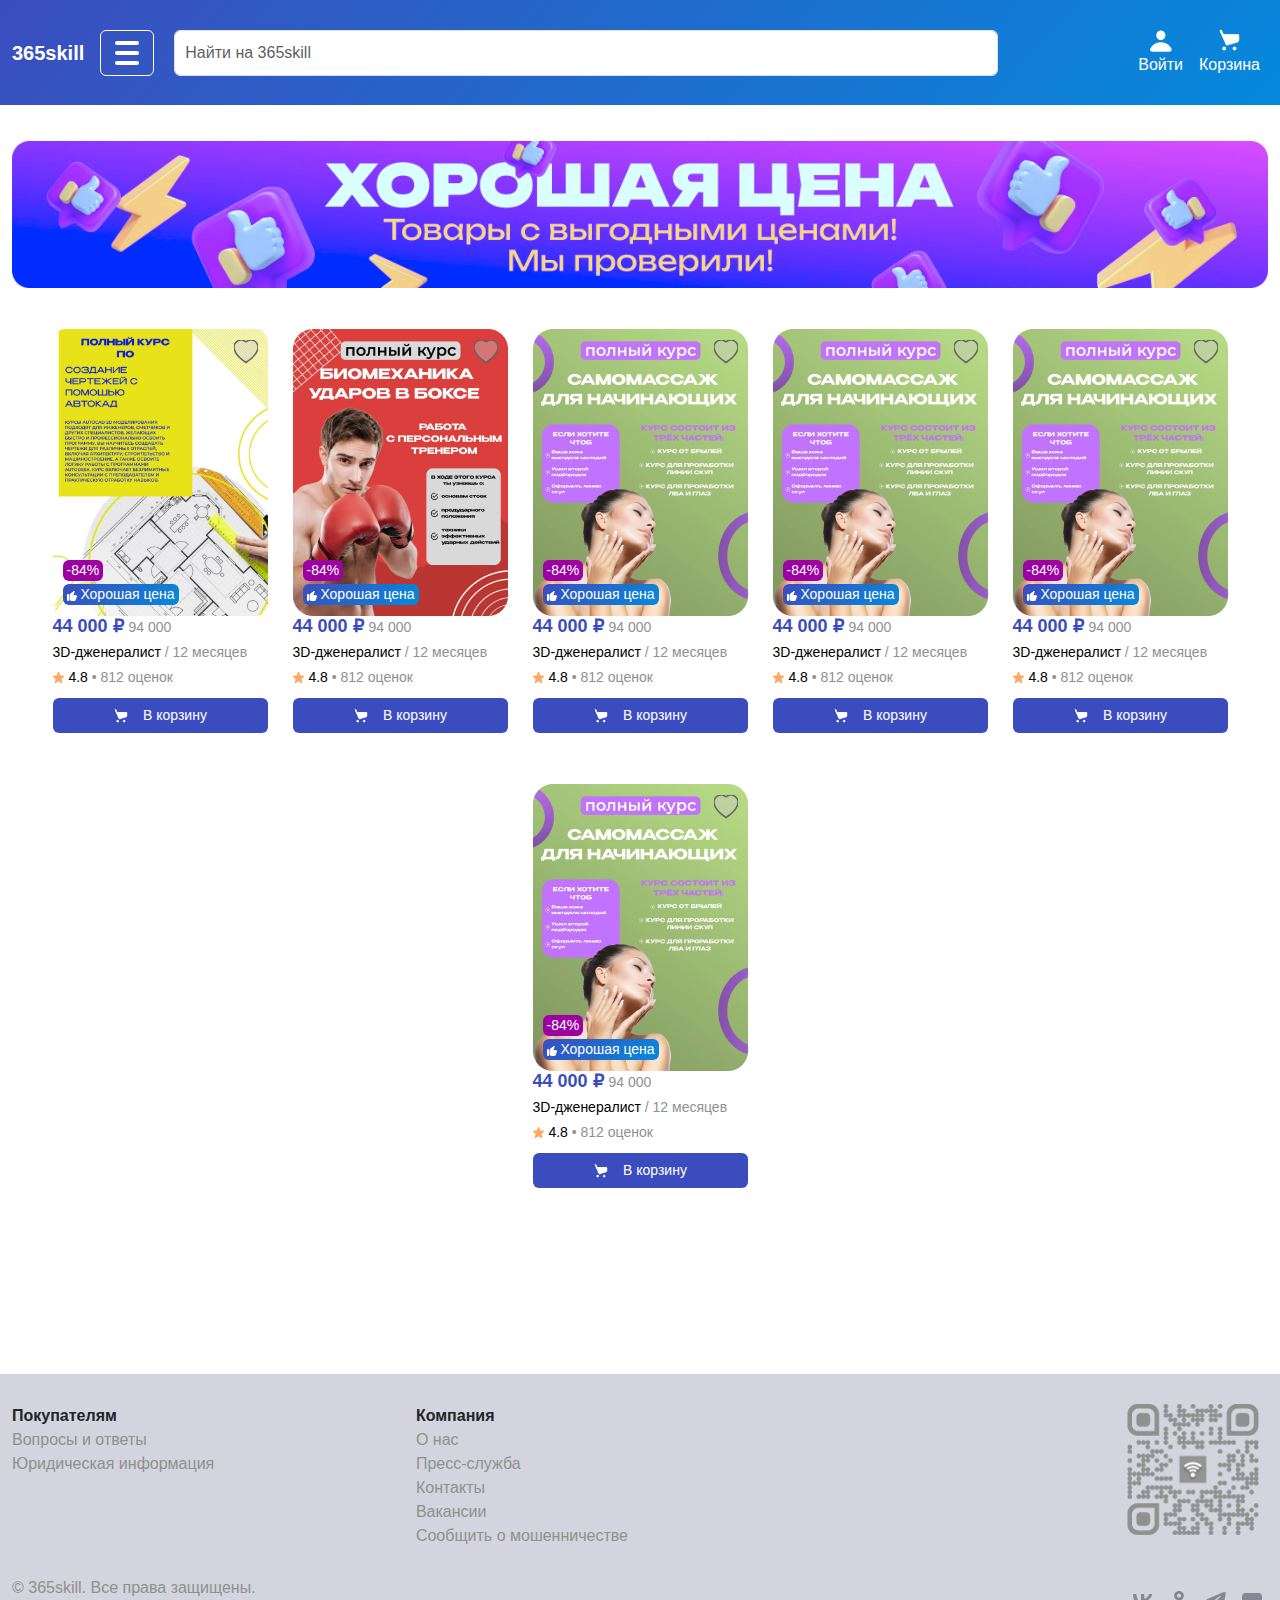
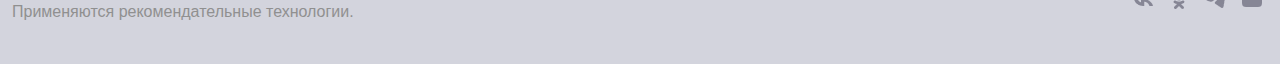
<file: index.html>
<!DOCTYPE html>
<html lang="en">

<head>
    <meta charset="UTF-8" />
    <meta name="viewport" content="width=device-width, initial-scale=1.0" />
    <!-- bootstrap cdn -->
    <link rel="stylesheet" href="	https://cdn.jsdelivr.net/npm/bootstrap@5.2.3/dist/css/bootstrap.min.css" />
    <!-- css file -->
    <link rel="stylesheet" href="../css/main.css" />
    <title>Продажа курсов</title>
</head>

<body>
    <header>
        <nav class="navbar navbar-expand-lg">
            <div class="container">
                <a class="navbar-brand" href="#">365skill</a>
                <div class="burger_menu">
                    <button class="burger" onclick="toggleSidebar()">
                        <span></span>
                    </button>
                </div>
                <!-- <button class="navbar-toggler" type="button" data-bs-toggle="collapse" data-bs-target="#navbarSupportedContent" aria-controls="navbarSupportedContent" aria-expanded="false" aria-label="Toggle navigation">
          <span>Войти</span>
        </button> -->
                <div class="collapse navbar-collapse" id="navbarSupportedContent">
                    <form class="d-flex" role="search">
                        <input class="search form-control me-2" type="search" placeholder="Найти на 365skill"
                            aria-label="Search" />
                    </form>
                    <ul class="navbar-nav ms-auto mb-2 mb-lg-0">
                        <li class="nav-item">
                            <a class="nav-link" href="#">
                                <img src="img/icon/user.png" alt="user" />
                                <p>Войти</p>
                            </a>
                        </li>
                        <li class="nav-item">
                            <a class="nav-link" href="#">
                                <img src="img/icon/cart.png" alt="cart" />
                                <p>Корзина</p>
                            </a>
                        </li>
                    </ul>
                </div>
            </div>
        </nav>
    </header>
    <!-- sidebar -->
    <div id="sidebar" class="sidebar">
        <div class="px-3">
            <a href="#" onclick="openNestedSidebar('nested-sidebar1')">
                <img src="img/icon/Icon1.png" />
                <span>Курсы и обучение</span>
                <svg xmlns="http://www.w3.org/2000/svg" width="16" height="16" fill="currentColor"
                    class="bi bi-chevron-right" viewBox="0 0 16 16">
                    <path fill-rule="evenodd"
                        d="M4.646 1.646a.5.5 0 0 1 .708 0l6 6a.5.5 0 0 1 0 .708l-6 6a.5.5 0 0 1-.708-.708L10.293 8 4.646 2.354a.5.5 0 0 1 0-.708" />
                </svg>
            </a>
            <a href="#" onclick="openNestedSidebar('nested-sidebar2')">
                <img src="img/icon/Icon2.png" />
                <span>Популярные школы</span>
                <svg xmlns="http://www.w3.org/2000/svg" width="16" height="16" fill="currentColor"
                    class="bi bi-chevron-right" viewBox="0 0 16 16">
                    <path fill-rule="evenodd"
                        d="M4.646 1.646a.5.5 0 0 1 .708 0l6 6a.5.5 0 0 1 0 .708l-6 6a.5.5 0 0 1-.708-.708L10.293 8 4.646 2.354a.5.5 0 0 1 0-.708" />
                </svg>
            </a>
            <a href="#" onclick="openNestedSidebar('nested-sidebar3')">
                <img src="img/icon/Icon3.png" />
                <span>Материалы от партнеров</span>
                <svg xmlns="http://www.w3.org/2000/svg" width="16" height="16" fill="currentColor"
                    class="bi bi-chevron-right" viewBox="0 0 16 16">
                    <path fill-rule="evenodd"
                        d="M4.646 1.646a.5.5 0 0 1 .708 0l6 6a.5.5 0 0 1 0 .708l-6 6a.5.5 0 0 1-.708-.708L10.293 8 4.646 2.354a.5.5 0 0 1 0-.708" />
                </svg>
            </a>
            <a href="#" onclick="openNestedSidebar('nested-sidebar4')">
                <img src="img/icon/Icon3.png" />
                <span>Известные авторы</span>
                <svg xmlns="http://www.w3.org/2000/svg" width="16" height="16" fill="currentColor"
                    class="bi bi-chevron-right" viewBox="0 0 16 16">
                    <path fill-rule="evenodd"
                        d="M4.646 1.646a.5.5 0 0 1 .708 0l6 6a.5.5 0 0 1 0 .708l-6 6a.5.5 0 0 1-.708-.708L10.293 8 4.646 2.354a.5.5 0 0 1 0-.708" />
                </svg>
            </a>
        </div>
    </div>

    <!-- Nested Sidebars -->
    <div id="nested-sidebar1" class="nested-sidebar">
        <div id="nested-content1" class="px-3">
            <h3>Курсы и обучение</h3>
            <a href="#" onclick="replaceNestedContent('nested-content1', 'newContent1')">SMM - продвижение в соц.
                сетях</a>
            <a href="#" onclick="replaceNestedContent('nested-content1', 'newContent2')">Программирование</a>
            <a href="#" onclick="replaceNestedContent('nested-content1', 'newContent3')">Создание сайтов</a>
        </div>
    </div>

    <div id="nested-sidebar2" class="nested-sidebar">
        <div class="px-3">
            <h3>Популярные школы</h3>
            <a href="#">Sub-section 2.2</a>
            <a href="#">Sub-section 2.1</a>
            <a href="#">Sub-section 2.3</a>
        </div>
    </div>
    <div id="nested-sidebar3" class="nested-sidebar">
        <div class="px-3">
            <h3>Материалы от партнеров</h3>
            <a href="#">Sub-section 3.1</a>
            <a href="#">Sub-section 3.2</a>
            <a href="#">Sub-section 3.3</a>
        </div>
    </div>
    <div id="nested-sidebar4" class="nested-sidebar">
        <div class="px-3">
            <h3>Известные авторы</h3>
            <a href="#">Sub-section 4.1</a>
            <a href="#">Sub-section 4.2</a>
            <a href="#">Sub-section 4.3</a>
        </div>
    </div>
    <!-- Hidden Content for Replacement -->
    <div class="new_content" id="newContent1" style="display: none;">
        <button class="btn next" onclick="navigateBack('nested-content1')">
            <svg xmlns="http://www.w3.org/2000/svg" width="16" height="16" fill="currentColor" class="bi bi-arrow-left"
                viewBox="0 0 16 16">
                <path fill-rule="evenodd"
                    d="M15 8a.5.5 0 0 0-.5-.5H2.707l3.147-3.146a.5.5 0 1 0-.708-.708l-4 4a.5.5 0 0 0 0 .708l4 4a.5.5 0 0 0 .708-.708L2.707 8.5H14.5A.5.5 0 0 0 15 8" />
            </svg>
            Курсы и обучение
        </button>
        <h3>SMM - продвижение в соц. сетях</h3>
        <a href="src/directory/instagram.html">Инстаграм</a>
        <a href="#">TikTok</a>
    </div>
    <div class="new_content" id="newContent2" style="display: none;">
        <button class="btn next" onclick="navigateBack('nested-content1')">
            <svg xmlns="http://www.w3.org/2000/svg" width="16" height="16" fill="currentColor" class="bi bi-arrow-left"
                viewBox="0 0 16 16">
                <path fill-rule="evenodd"
                    d="M15 8a.5.5 0 0 0-.5-.5H2.707l3.147-3.146a.5.5 0 1 0-.708-.708l-4 4a.5.5 0 0 0 0 .708l4 4a.5.5 0 0 0 .708-.708L2.707 8.5H14.5A.5.5 0 0 0 15 8" />
            </svg>
            Курсы и обучение
        </button>
        <h3>Программирование</h3>
        <p>This section provides detailed information about Программирование.</p>
    </div>
    <div class="new_content" id="newContent3" style="display: none;">
        <button class="btn next" onclick="navigateBack('nested-content1')">
            <svg xmlns="http://www.w3.org/2000/svg" width="16" height="16" fill="currentColor" class="bi bi-arrow-left"
                viewBox="0 0 16 16">
                <path fill-rule="evenodd"
                    d="M15 8a.5.5 0 0 0-.5-.5H2.707l3.147-3.146a.5.5 0 1 0-.708-.708l-4 4a.5.5 0 0 0 0 .708l4 4a.5.5 0 0 0 .708-.708L2.707 8.5H14.5A.5.5 0 0 0 15 8" />
            </svg>
            Курсы и обучение
        </button>
        <h3>Создание сайтов</h3>
        <p>This section provides detailed information about Создание сайтов.</p>
    </div>

    <main>
        <div class="container">
            <div class="banner"></div>
            <!-- product -->
            <div class="product">
                <!-- Card 1 -->
                <div class="card">
                    <a href="src/pages/product.html" class="card-link">
                        <button class="chosen">
                            <svg xmlns="http://www.w3.org/2000/svg" width="24" height="24" fill="currentColor"
                                class="bi bi-heart-fill" viewBox="0 0 16 16">
                                <path fill-rule="evenodd"
                                    d="M8 1.314C12.438-3.248 23.534 4.735 8 15-7.534 4.736 3.562-3.248 8 1.314" />
                            </svg>
                        </button>
                        <div class="discount">
                            <span class="col_1">-84%</span>
                            <span class="col_2">
                                <img src="img/icon/like.png" alt="like" />
                                Хорошая цена
                            </span>
                        </div>
                        <img class="card-img-top" src="img/product1.png" alt="product" />
                        <div class="card_top">
                            <h3 class="card_price">44 000 ₽ <span>94 000</span></h3>
                            <p class="card_text my-1">
                                3D-дженералист <span>/ 12 месяцев</span>
                            </p>
                            <p class="card_text">
                                <img src="img/icon/star.png" alt="star" />
                                4.8
                                <span>• 812 оценок</span>
                            </p>
                        </div>
                    </a>
                    <div class="card_bottom">
                        <button class="btn add-to-basket">
                            <img src="img/icon/cart.png" />
                            В корзину
                        </button>
                    </div>
                </div>

                <!-- Card 2 -->
                <div class="card" data-product-id="2">
                    <a href="src/pages/product.html" class="card-link">
                        <button class="chosen">
                            <svg xmlns="http://www.w3.org/2000/svg" width="24" height="24" fill="currentColor"
                                class="bi bi-heart-fill" viewBox="0 0 16 16">
                                <path fill-rule="evenodd"
                                    d="M8 1.314C12.438-3.248 23.534 4.735 8 15-7.534 4.736 3.562-3.248 8 1.314" />
                            </svg>
                        </button>
                        <div class="discount">
                            <span class="col_1">-84%</span>
                            <span class="col_2">
                                <img src="img/icon/like.png" alt="like" />
                                Хорошая цена
                            </span>
                        </div>
                        <img class="card-img-top" src="img/product2.png" alt="product" />
                        <div class="card_top">
                            <h3 class="card_price">44 000 ₽ <span>94 000</span></h3>
                            <p class="card_text my-1">
                                3D-дженералист <span>/ 12 месяцев</span>
                            </p>
                            <p class="card_text">
                                <img src="img/icon/star.png" alt="star" />
                                4.8
                                <span>• 812 оценок</span>
                            </p>
                        </div>
                        <div class="card_bottom">
                            <button class="btn add-to-basket">
                                <img src="img/icon/cart.png" />
                                В корзину
                            </button>
                        </div>
                    </a>
                </div>

                <!-- Card 3 -->
                <div class="card" data-product-id="3">
                    <a href="src/pages/product.html" class="card-link">
                        <button class="chosen">
                            <svg xmlns="http://www.w3.org/2000/svg" width="24" height="24" fill="currentColor"
                                class="bi bi-heart-fill" viewBox="0 0 16 16">
                                <path fill-rule="evenodd"
                                    d="M8 1.314C12.438-3.248 23.534 4.735 8 15-7.534 4.736 3.562-3.248 8 1.314" />
                            </svg>
                        </button>
                        <div class="discount">
                            <span class="col_1">-84%</span>
                            <span class="col_2">
                                <img src="img/icon/like.png" alt="like" />
                                Хорошая цена
                            </span>
                        </div>
                        <img class="card-img-top" src="img/product3.png" alt="product" />
                        <div class="card_top">
                            <h3 class="card_price">44 000 ₽ <span>94 000</span></h3>
                            <p class="card_text my-1">
                                3D-дженералист <span>/ 12 месяцев</span>
                            </p>
                            <p class="card_text">
                                <img src="img/icon/star.png" alt="star" />
                                4.8
                                <span>• 812 оценок</span>
                            </p>
                        </div>
                        <div class="card_bottom">
                            <button class="btn add-to-basket">
                                <img src="img/icon/cart.png" />
                                В корзину
                            </button>
                        </div>
                    </a>
                </div>
                <!-- Card 4 -->
                <div class="card" data-product-id="4">
                    <a href="src/pages/product.html" class="card-link">
                        <button class="chosen">
                            <svg xmlns="http://www.w3.org/2000/svg" width="24" height="24" fill="currentColor"
                                class="bi bi-heart-fill" viewBox="0 0 16 16">
                                <path fill-rule="evenodd"
                                    d="M8 1.314C12.438-3.248 23.534 4.735 8 15-7.534 4.736 3.562-3.248 8 1.314" />
                            </svg>
                        </button>
                        <div class="discount">
                            <span class="col_1">-84%</span>
                            <span class="col_2">
                                <img src="img/icon/like.png" alt="like" />
                                Хорошая цена
                            </span>
                        </div>
                        <img class="card-img-top" src="img/product3.png" alt="product" />
                        <div class="card_top">
                            <h3 class="card_price">44 000 ₽ <span>94 000</span></h3>
                            <p class="card_text my-1">
                                3D-дженералист <span>/ 12 месяцев</span>
                            </p>
                            <p class="card_text">
                                <img src="img/icon/star.png" alt="star" />
                                4.8
                                <span>• 812 оценок</span>
                            </p>
                        </div>
                        <div class="card_bottom">
                            <button class="btn add-to-basket">
                                <img src="img/icon/cart.png" />
                                В корзину
                            </button>
                        </div>
                    </a>
                </div>
                <!-- Card 5 -->
                <div class="card" data-product-id="5">
                    <a href="src/pages/product.html" class="card-link">
                        <button class="chosen">
                            <svg xmlns="http://www.w3.org/2000/svg" width="24" height="24" fill="currentColor"
                                class="bi bi-heart-fill" viewBox="0 0 16 16">
                                <path fill-rule="evenodd"
                                    d="M8 1.314C12.438-3.248 23.534 4.735 8 15-7.534 4.736 3.562-3.248 8 1.314" />
                            </svg>
                        </button>
                        <div class="discount">
                            <span class="col_1">-84%</span>
                            <span class="col_2">
                                <img src="img/icon/like.png" alt="like" />
                                Хорошая цена
                            </span>
                        </div>
                        <img class="card-img-top" src="img/product3.png" alt="product" />
                        <div class="card_top">
                            <h3 class="card_price">44 000 ₽ <span>94 000</span></h3>
                            <p class="card_text my-1">
                                3D-дженералист <span>/ 12 месяцев</span>
                            </p>
                            <p class="card_text">
                                <img src="img/icon/star.png" alt="star" />
                                4.8
                                <span>• 812 оценок</span>
                            </p>
                        </div>
                        <div class="card_bottom">
                            <button class="btn add-to-basket">
                                <img src="img/icon/cart.png" />
                                В корзину
                            </button>
                        </div>
                    </a>
                </div>
                <!-- Card 6 -->
                <div class="card" data-product-id="6">
                    <a href="src/pages/product.html" class="card-link">
                        <button class="chosen">
                            <svg xmlns="http://www.w3.org/2000/svg" width="24" height="24" fill="currentColor"
                                class="bi bi-heart-fill" viewBox="0 0 16 16">
                                <path fill-rule="evenodd"
                                    d="M8 1.314C12.438-3.248 23.534 4.735 8 15-7.534 4.736 3.562-3.248 8 1.314" />
                            </svg>
                        </button>
                        <div class="discount">
                            <span class="col_1">-84%</span>
                            <span class="col_2">
                                <img src="img/icon/like.png" alt="like" />
                                Хорошая цена
                            </span>
                        </div>
                        <img class="card-img-top" src="img/product3.png" alt="product" />
                        <div class="card_top">
                            <h3 class="card_price">44 000 ₽ <span>94 000</span></h3>
                            <p class="card_text my-1">
                                3D-дженералист <span>/ 12 месяцев</span>
                            </p>
                            <p class="card_text">
                                <img src="img/icon/star.png" alt="star" />
                                4.8
                                <span>• 812 оценок</span>
                            </p>
                        </div>
                        <div class="card_bottom">
                            <button class="btn add-to-basket">
                                <img src="img/icon/cart.png" />
                                В корзину
                            </button>
                        </div>
                    </a>
                </div>
            </div>
    </main>
    <footer>
        <div class="container">
            <div class="row">
                <div class="col-lg-6 d-flex">
                    <div>
                        <p class="f-title">Покупателям</p>
                        <ul class="navbar-nav">
                            <li class="nav-item">
                                <a class="f-link" href="#">Вопросы и ответы</a>
                            </li>
                            <li class="nav-item">
                                <a class="f-link" href="#">Юридическая информация</a>
                            </li>
                        </ul>
                        <div class="police">
                            <p>© 365skill. Все права защищены.</p>
                            <p>Применяются рекомендательные технологии.</p>
                        </div>
                    </div>
                    <div class="ms-auto">
                        <p class="f-title">Компания</p>
                        <ul class="navbar-nav">
                            <li class="nav-item"><a class="f-link" href="#">О нас</a></li>
                            <li class="nav-item">
                                <a class="f-link" href="#">Пресс-служба</a>
                            </li>
                            <li class="nav-item">
                                <a class="f-link" href="src/pages/contact.html">Контакты</a>
                            </li>
                            <li class="nav-item">
                                <a class="f-link" href="#">Вакансии</a>
                            </li>
                            <li class="nav-item">
                                <a class="f-link" href="#">Сообщить о мошенничестве</a>
                            </li>
                        </ul>
                    </div>
                </div>
                <div class="col-lg-6">
                    <div class="float-end">
                        <div class="qr"></div>
                        <div class="f-social-net mt-5">
                            <a href="#"><img src="img/icon/vk.png" alt="vk" /></a>
                            <a href="#"><img src="img/icon/ok.png" alt="ok" /></a>
                            <a href="#"><img src="img/icon/tg.png" alt="tg" /></a>
                            <a href="#"><img src="img/icon/yb.png" alt="yb" /></a>
                        </div>
                    </div>
                </div>
            </div>
        </div>
    </footer>

    <!-- js -->
    <script src="js/main.js"></script>
    <!-- bootstrap cdn -->
    <script src="	https://cdn.jsdelivr.net/npm/bootstrap@5.2.3/dist/js/bootstrap.bundle.min.js"></script>
</body>

</html>
</file>
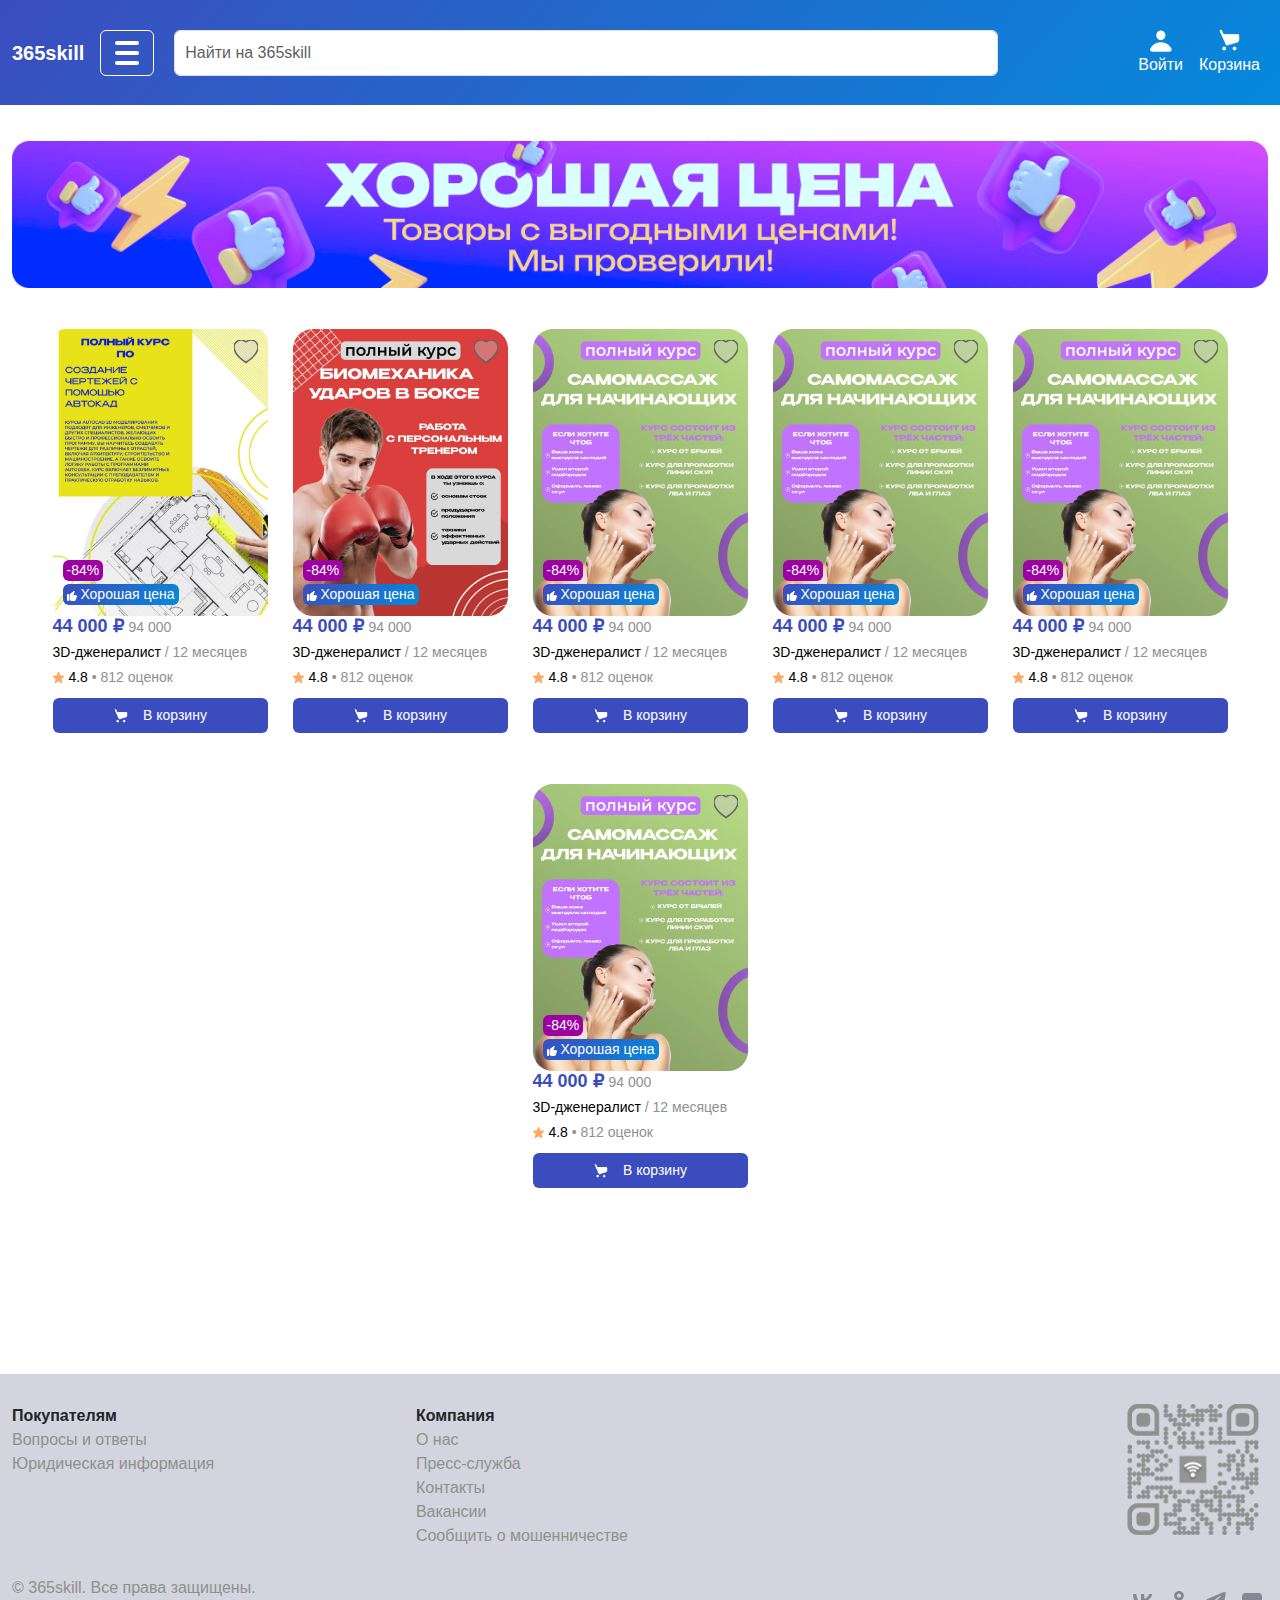
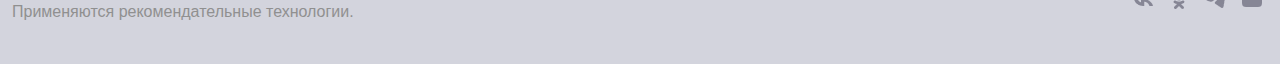
<file: src/index.html>
<!DOCTYPE html>
<html lang="en">
	<head>
		<meta charset="UTF-8" />
		<meta name="viewport" content="width=device-width, initial-scale=1.0" />
		<!-- bootstrap cdn -->
		<link
			rel="stylesheet"
			href="	https://cdn.jsdelivr.net/npm/bootstrap@5.2.3/dist/css/bootstrap.min.css"
		/>
		<!-- css file -->
		<link rel="stylesheet" href="../css/main.css" />
		<title>Продажа курсов</title>
	</head>
	<body>
		<header>
			<nav class="navbar navbar-expand-lg">
				<div class="container">
					<a class="navbar-brand" href="#">365skill</a>
					<div class="burger_menu">
						<button class="burger" onclick="toggleSidebar()">
							<span></span>
						</button>
					</div>
					<!-- <button class="navbar-toggler" type="button" data-bs-toggle="collapse" data-bs-target="#navbarSupportedContent" aria-controls="navbarSupportedContent" aria-expanded="false" aria-label="Toggle navigation">
          <span>Войти</span>
        </button> -->
					<div class="collapse navbar-collapse" id="navbarSupportedContent">
						<form class="d-flex" role="search">
							<input
								class="search form-control me-2"
								type="search"
								placeholder="Найти на 365skill"
								aria-label="Search"
							/>
						</form>
						<ul class="navbar-nav ms-auto mb-2 mb-lg-0">
							<li class="nav-item">
								<a class="nav-link" href="#">
									<img src="../img/icon/user.png" alt="user" />
									<p>Войти</p>
								</a>
							</li>
							<li class="nav-item">
								<a class="nav-link" href="#">
									<img src="../img/icon/cart.png" alt="cart" />
									<p>Корзина</p>
								</a>
							</li>
						</ul>
					</div>
				</div>
			</nav>
		</header>
		<!-- sidebar -->
  <div id="sidebar" class="sidebar">
        <div class="px-3">
            <a href="#" onclick="openNestedSidebar('nested-sidebar1')">
                <img src="../img/icon/Icon1.png" />
                <span>Курсы и обучение</span>
                <svg xmlns="http://www.w3.org/2000/svg" width="16" height="16" fill="currentColor" class="bi bi-chevron-right" viewBox="0 0 16 16">
                    <path fill-rule="evenodd" d="M4.646 1.646a.5.5 0 0 1 .708 0l6 6a.5.5 0 0 1 0 .708l-6 6a.5.5 0 0 1-.708-.708L10.293 8 4.646 2.354a.5.5 0 0 1 0-.708"/>
                </svg>
            </a>
            <a href="#" onclick="openNestedSidebar('nested-sidebar2')">
                <img src="../img/icon/Icon2.png" />
                <span>Популярные школы</span>
                <svg xmlns="http://www.w3.org/2000/svg" width="16" height="16" fill="currentColor" class="bi bi-chevron-right" viewBox="0 0 16 16">
                    <path fill-rule="evenodd" d="M4.646 1.646a.5.5 0 0 1 .708 0l6 6a.5.5 0 0 1 0 .708l-6 6a.5.5 0 0 1-.708-.708L10.293 8 4.646 2.354a.5.5 0 0 1 0-.708"/>
                </svg>
            </a>
            <a href="#" onclick="openNestedSidebar('nested-sidebar3')">
                <img src="../img/icon/Icon3.png" />
                <span>Материалы от партнеров</span>
                <svg xmlns="http://www.w3.org/2000/svg" width="16" height="16" fill="currentColor" class="bi bi-chevron-right" viewBox="0 0 16 16">
                    <path fill-rule="evenodd" d="M4.646 1.646a.5.5 0 0 1 .708 0l6 6a.5.5 0 0 1 0 .708l-6 6a.5.5 0 0 1-.708-.708L10.293 8 4.646 2.354a.5.5 0 0 1 0-.708"/>
                </svg>
            </a>
            <a href="#" onclick="openNestedSidebar('nested-sidebar4')">
                <img src="../img/icon/Icon3.png" />
                <span>Известные авторы</span>
                <svg xmlns="http://www.w3.org/2000/svg" width="16" height="16" fill="currentColor" class="bi bi-chevron-right" viewBox="0 0 16 16">
                    <path fill-rule="evenodd" d="M4.646 1.646a.5.5 0 0 1 .708 0l6 6a.5.5 0 0 1 0 .708l-6 6a.5.5 0 0 1-.708-.708L10.293 8 4.646 2.354a.5.5 0 0 1 0-.708"/>
                </svg>
            </a>
        </div>
    </div>

    <!-- Nested Sidebars -->
    <div id="nested-sidebar1" class="nested-sidebar">
        <div id="nested-content1" class="px-3">
            <h3>Курсы и обучение</h3>
            <a href="#" onclick="replaceNestedContent('nested-content1', 'newContent1')">SMM - продвижение в соц. сетях</a>
            <a href="#" onclick="replaceNestedContent('nested-content1', 'newContent2')">Программирование</a>
            <a href="#" onclick="replaceNestedContent('nested-content1', 'newContent3')">Создание сайтов</a>
        </div>
    </div>

    <div id="nested-sidebar2" class="nested-sidebar">
        <div class="px-3">
            <h3>Популярные школы</h3>
            <a href="#">Sub-section 2.2</a>
            <a href="#">Sub-section 2.1</a>
            <a href="#">Sub-section 2.3</a>
        </div>
    </div>
    <div id="nested-sidebar3" class="nested-sidebar">
        <div class="px-3">
            <h3>Материалы от партнеров</h3>
            <a href="#">Sub-section 3.1</a>
            <a href="#">Sub-section 3.2</a>
            <a href="#">Sub-section 3.3</a>
        </div>
    </div>
    <div id="nested-sidebar4" class="nested-sidebar">
        <div class="px-3">
            <h3>Известные авторы</h3>
            <a href="#">Sub-section 4.1</a>
            <a href="#">Sub-section 4.2</a>
            <a href="#">Sub-section 4.3</a>
        </div>
    </div>
    <!-- Hidden Content for Replacement -->
    <div class="new_content" id="newContent1" style="display: none;">
        <button class="btn next" onclick="navigateBack('nested-content1')">
            <svg xmlns="http://www.w3.org/2000/svg" width="16" height="16" fill="currentColor" class="bi bi-arrow-left" viewBox="0 0 16 16">
                <path fill-rule="evenodd" d="M15 8a.5.5 0 0 0-.5-.5H2.707l3.147-3.146a.5.5 0 1 0-.708-.708l-4 4a.5.5 0 0 0 0 .708l4 4a.5.5 0 0 0 .708-.708L2.707 8.5H14.5A.5.5 0 0 0 15 8"/>
            </svg>
            Курсы и обучение
        </button>
        <h3>SMM - продвижение в соц. сетях</h3>
        <a href="#">Инстаграм</a>
        <a href="#">TikTok</a>
    </div>
    <div class="new_content" id="newContent2" style="display: none;">
        <button class="btn next" onclick="navigateBack('nested-content1')">
            <svg xmlns="http://www.w3.org/2000/svg" width="16" height="16" fill="currentColor" class="bi bi-arrow-left" viewBox="0 0 16 16">
                <path fill-rule="evenodd" d="M15 8a.5.5 0 0 0-.5-.5H2.707l3.147-3.146a.5.5 0 1 0-.708-.708l-4 4a.5.5 0 0 0 0 .708l4 4a.5.5 0 0 0 .708-.708L2.707 8.5H14.5A.5.5 0 0 0 15 8"/>
            </svg>
            Курсы и обучение
        </button>
        <h3>Программирование</h3>
        <p>This section provides detailed information about Программирование.</p>
    </div>
    <div class="new_content" id="newContent3" style="display: none;">
        <button class="btn next" onclick="navigateBack('nested-content1')">
            <svg xmlns="http://www.w3.org/2000/svg" width="16" height="16" fill="currentColor" class="bi bi-arrow-left" viewBox="0 0 16 16">
                <path fill-rule="evenodd" d="M15 8a.5.5 0 0 0-.5-.5H2.707l3.147-3.146a.5.5 0 1 0-.708-.708l-4 4a.5.5 0 0 0 0 .708l4 4a.5.5 0 0 0 .708-.708L2.707 8.5H14.5A.5.5 0 0 0 15 8"/>
            </svg>
            Курсы и обучение
        </button>
        <h3>Создание сайтов</h3>
        <p>This section provides detailed information about Создание сайтов.</p>
    </div>

		<main>
			<div class="container">
				<div class="banner"></div>
				<!-- product -->
 <div class="product">
        <!-- Card 1 -->
        <div class="card">
            <a href="./pages/product.html" class="card-link">
                <button class="chosen">
                    <svg
                        xmlns="http://www.w3.org/2000/svg"
                        width="24"
                        height="24"
                        fill="currentColor"
                        class="bi bi-heart-fill"
                        viewBox="0 0 16 16"
                    >
                        <path
                            fill-rule="evenodd"
                            d="M8 1.314C12.438-3.248 23.534 4.735 8 15-7.534 4.736 3.562-3.248 8 1.314"
                        />
                    </svg>
                </button>
                <div class="discount">
                    <span class="col_1">-84%</span>
                    <span class="col_2">
                        <img src="../img/icon/like.png" alt="like" />
                        Хорошая цена
                    </span>
                </div>
                <img class="card-img-top" src="../img/product1.png" alt="product" />
                <div class="card_top">
                    <h3 class="card_price">44 000 ₽ <span>94 000</span></h3>
                    <p class="card_text my-1">
                        3D-дженералист <span>/ 12 месяцев</span>
                    </p>
                    <p class="card_text">
                        <img src="../img/icon/star.png" alt="star" />
                        4.8
                        <span>• 812 оценок</span>
                    </p>
                </div>
                <div class="card_bottom">
                    <span class="btn">
                        <img src="../img/icon/cart.png" />
                        В корзину
                    </span>
                </div>
            </a>
        </div>

        <!-- Card 2 -->
        <div class="card">
            <a href="./pages/product.html" class="card-link">
                <button class="chosen">
                    <svg
                        xmlns="http://www.w3.org/2000/svg"
                        width="24"
                        height="24"
                        fill="currentColor"
                        class="bi bi-heart-fill"
                        viewBox="0 0 16 16"
                    >
                        <path
                            fill-rule="evenodd"
                            d="M8 1.314C12.438-3.248 23.534 4.735 8 15-7.534 4.736 3.562-3.248 8 1.314"
                        />
                    </svg>
                </button>
                <div class="discount">
                    <span class="col_1">-84%</span>
                    <span class="col_2">
                        <img src="../img/icon/like.png" alt="like" />
                        Хорошая цена
                    </span>
                </div>
                <img class="card-img-top" src="../img/product2.png" alt="product" />
                <div class="card_top">
                    <h3 class="card_price">44 000 ₽ <span>94 000</span></h3>
                    <p class="card_text my-1">
                        3D-дженералист <span>/ 12 месяцев</span>
                    </p>
                    <p class="card_text">
                        <img src="../img/icon/star.png" alt="star" />
                        4.8
                        <span>• 812 оценок</span>
                    </p>
                </div>
                <div class="card_bottom">
                    <span class="btn">
                        <img src="../img/icon/cart.png" />
                        В корзину
                    </span>
                </div>
            </a>
        </div>

        <!-- Card 3 -->
        <div class="card">
            <a href="./pages/product.html" class="card-link">
                <button class="chosen">
                    <svg
                        xmlns="http://www.w3.org/2000/svg"
                        width="24"
                        height="24"
                        fill="currentColor"
                        class="bi bi-heart-fill"
                        viewBox="0 0 16 16"
                    >
                        <path
                            fill-rule="evenodd"
                            d="M8 1.314C12.438-3.248 23.534 4.735 8 15-7.534 4.736 3.562-3.248 8 1.314"
                        />
                    </svg>
                </button>
                <div class="discount">
                    <span class="col_1">-84%</span>
                    <span class="col_2">
                        <img src="../img/icon/like.png" alt="like" />
                        Хорошая цена
                    </span>
                </div>
                <img class="card-img-top" src="../img/product3.png" alt="product" />
                <div class="card_top">
                    <h3 class="card_price">44 000 ₽ <span>94 000</span></h3>
                    <p class="card_text my-1">
                        3D-дженералист <span>/ 12 месяцев</span>
                    </p>
                    <p class="card_text">
                        <img src="../img/icon/star.png" alt="star" />
                        4.8
                        <span>• 812 оценок</span>
                    </p>
                </div>
                <div class="card_bottom">
                    <span class="btn">
                        <img src="../img/icon/cart.png" />
                        В корзину
                    </span>
                </div>
            </a>
        </div>
				<!-- Card 4 -->
        <div class="card">
            <a href="./pages/product.html" class="card-link">
                <button class="chosen">
                    <svg
                        xmlns="http://www.w3.org/2000/svg"
                        width="24"
                        height="24"
                        fill="currentColor"
                        class="bi bi-heart-fill"
                        viewBox="0 0 16 16"
                    >
                        <path
                            fill-rule="evenodd"
                            d="M8 1.314C12.438-3.248 23.534 4.735 8 15-7.534 4.736 3.562-3.248 8 1.314"
                        />
                    </svg>
                </button>
                <div class="discount">
                    <span class="col_1">-84%</span>
                    <span class="col_2">
                        <img src="../img/icon/like.png" alt="like" />
                        Хорошая цена
                    </span>
                </div>
                <img class="card-img-top" src="../img/product3.png" alt="product" />
                <div class="card_top">
                    <h3 class="card_price">44 000 ₽ <span>94 000</span></h3>
                    <p class="card_text my-1">
                        3D-дженералист <span>/ 12 месяцев</span>
                    </p>
                    <p class="card_text">
                        <img src="../img/icon/star.png" alt="star" />
                        4.8
                        <span>• 812 оценок</span>
                    </p>
                </div>
                <div class="card_bottom">
                    <span class="btn">
                        <img src="../img/icon/cart.png" />
                        В корзину
                    </span>
                </div>
            </a>
        </div>
				<!-- Card 5 -->
        <div class="card">
            <a href="./pages/product.html" class="card-link">
                <button class="chosen">
                    <svg
                        xmlns="http://www.w3.org/2000/svg"
                        width="24"
                        height="24"
                        fill="currentColor"
                        class="bi bi-heart-fill"
                        viewBox="0 0 16 16"
                    >
                        <path
                            fill-rule="evenodd"
                            d="M8 1.314C12.438-3.248 23.534 4.735 8 15-7.534 4.736 3.562-3.248 8 1.314"
                        />
                    </svg>
                </button>
                <div class="discount">
                    <span class="col_1">-84%</span>
                    <span class="col_2">
                        <img src="../img/icon/like.png" alt="like" />
                        Хорошая цена
                    </span>
                </div>
                <img class="card-img-top" src="../img/product3.png" alt="product" />
                <div class="card_top">
                    <h3 class="card_price">44 000 ₽ <span>94 000</span></h3>
                    <p class="card_text my-1">
                        3D-дженералист <span>/ 12 месяцев</span>
                    </p>
                    <p class="card_text">
                        <img src="../img/icon/star.png" alt="star" />
                        4.8
                        <span>• 812 оценок</span>
                    </p>
                </div>
                <div class="card_bottom">
                    <span class="btn">
                        <img src="../img/icon/cart.png" />
                        В корзину
                    </span>
                </div>
            </a>
        </div>
				<!-- Card 6 -->
        <div class="card">
            <a href="./pages/product.html" class="card-link">
                <button class="chosen">
                    <svg
                        xmlns="http://www.w3.org/2000/svg"
                        width="24"
                        height="24"
                        fill="currentColor"
                        class="bi bi-heart-fill"
                        viewBox="0 0 16 16"
                    >
                        <path
                            fill-rule="evenodd"
                            d="M8 1.314C12.438-3.248 23.534 4.735 8 15-7.534 4.736 3.562-3.248 8 1.314"
                        />
                    </svg>
                </button>
                <div class="discount">
                    <span class="col_1">-84%</span>
                    <span class="col_2">
                        <img src="../img/icon/like.png" alt="like" />
                        Хорошая цена
                    </span>
                </div>
                <img class="card-img-top" src="../img/product3.png" alt="product" />
                <div class="card_top">
                    <h3 class="card_price">44 000 ₽ <span>94 000</span></h3>
                    <p class="card_text my-1">
                        3D-дженералист <span>/ 12 месяцев</span>
                    </p>
                    <p class="card_text">
                        <img src="../img/icon/star.png" alt="star" />
                        4.8
                        <span>• 812 оценок</span>
                    </p>
                </div>
                <div class="card_bottom">
                    <span class="btn">
                        <img src="../img/icon/cart.png" />
                        В корзину
                    </span>
                </div>
            </a>
        </div>
			</div>
		</main>
		<footer>
			<div class="container">
				<div class="row">
					<div class="col-lg-6 d-flex">
						<div>
							<p class="f-title">Покупателям</p>
							<ul class="navbar-nav">
								<li class="nav-item">
									<a class="f-link" href="#">Вопросы и ответы</a>
								</li>
								<li class="nav-item">
									<a class="f-link" href="#">Юридическая информация</a>
								</li>
							</ul>
							<div class="police">
								<p>© 365skill. Все права защищены.</p>
								<p>Применяются рекомендательные технологии.</p>
							</div>
						</div>
						<div class="ms-auto">
							<p class="f-title">Компания</p>
							<ul class="navbar-nav">
								<li class="nav-item"><a class="f-link" href="#">О нас</a></li>
								<li class="nav-item">
									<a class="f-link" href="#">Пресс-служба</a>
								</li>
								<li class="nav-item">
									<a class="f-link" href="#">Контакты</a>
								</li>
								<li class="nav-item">
									<a class="f-link" href="#">Вакансии</a>
								</li>
								<li class="nav-item">
									<a class="f-link" href="#">Сообщить о мошенничестве</a>
								</li>
							</ul>
						</div>
					</div>
					<div class="col-lg-6">
						<div class="float-end">
							<div class="qr"></div>
							<div class="f-social-net mt-5">
								<a href="#"><img src="../img/icon/vk.png" alt="vk" /></a>
								<a href="#"><img src="../img/icon/ok.png" alt="ok" /></a>
								<a href="#"><img src="../img/icon/tg.png" alt="tg" /></a>
								<a href="#"><img src="../img/icon/yb.png" alt="yb" /></a>
							</div>
						</div>
					</div>
				</div>
			</div>
		</footer>

		<!-- js -->
		<script src="../js/main.js"></script>
		<!-- bootstrap cdn -->
		<script src="	https://cdn.jsdelivr.net/npm/bootstrap@5.2.3/dist/js/bootstrap.bundle.min.js"></script>
	</body>
</html>
</file>
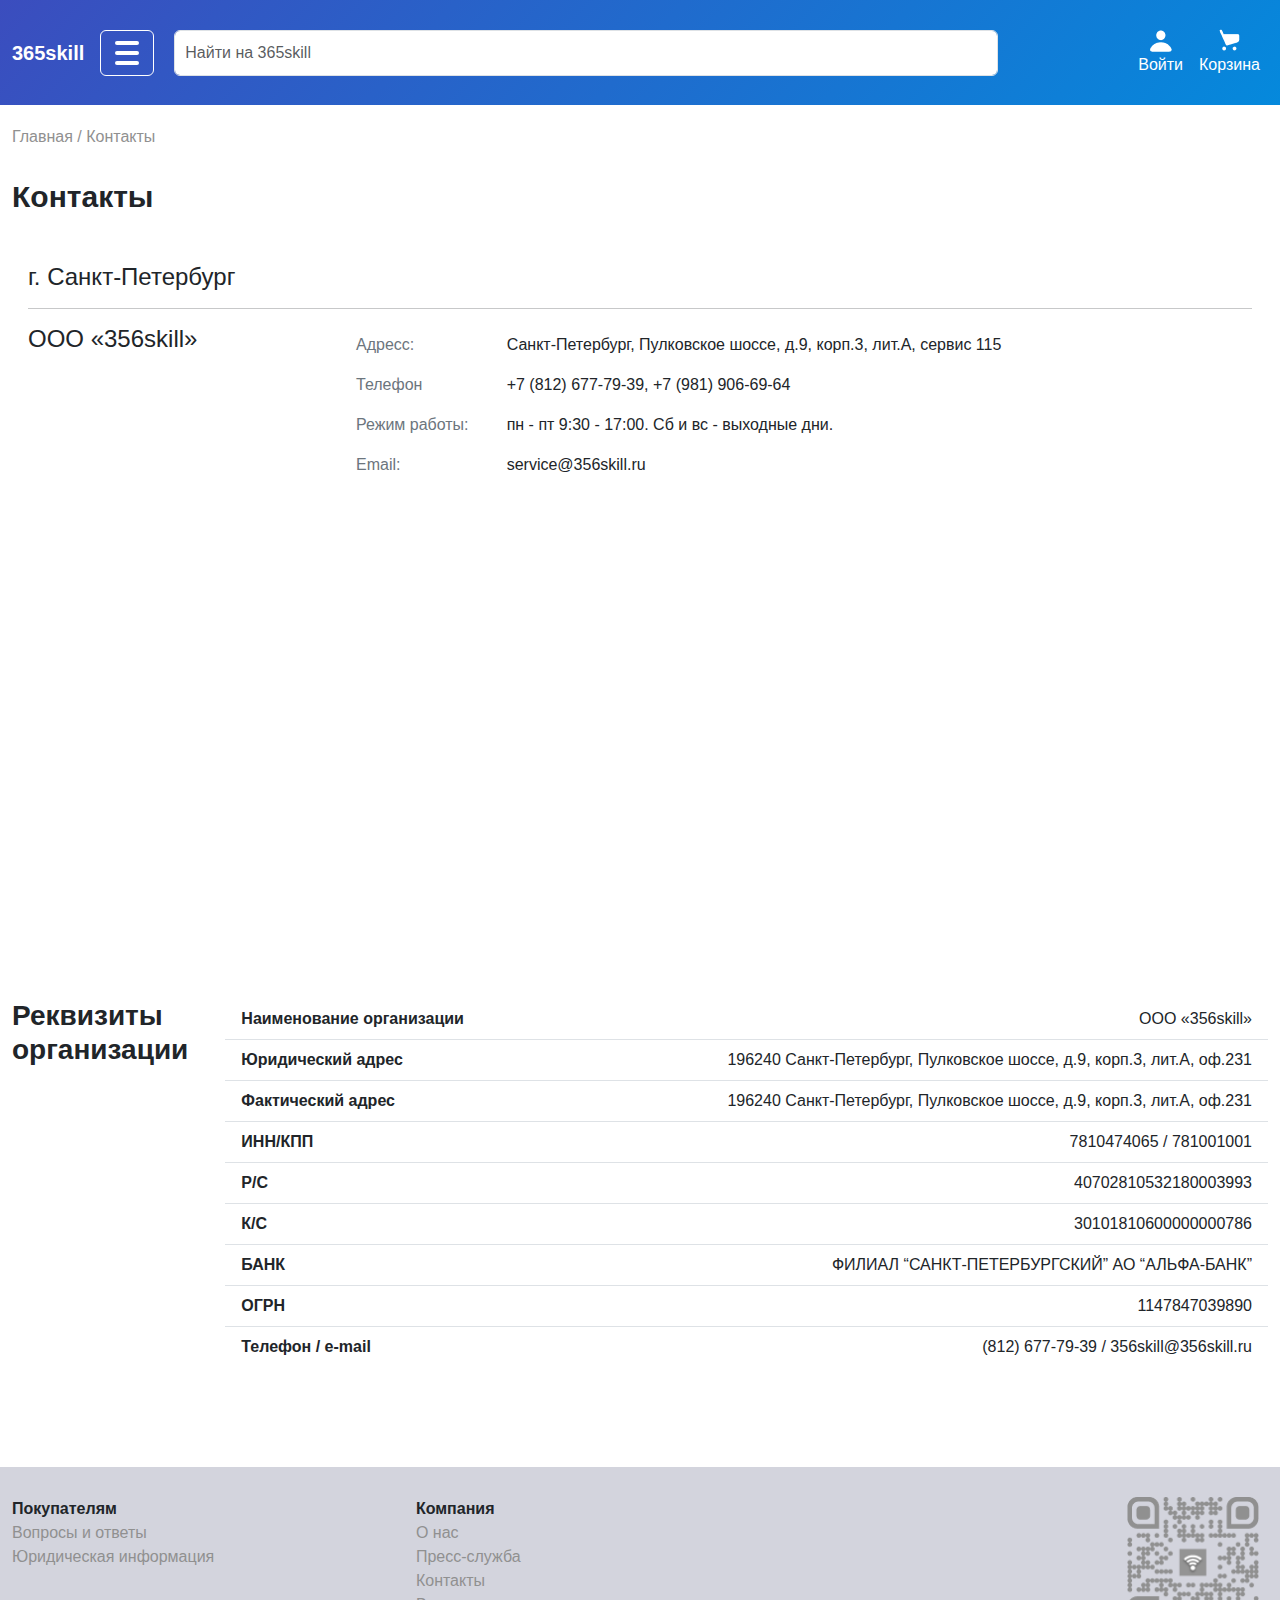
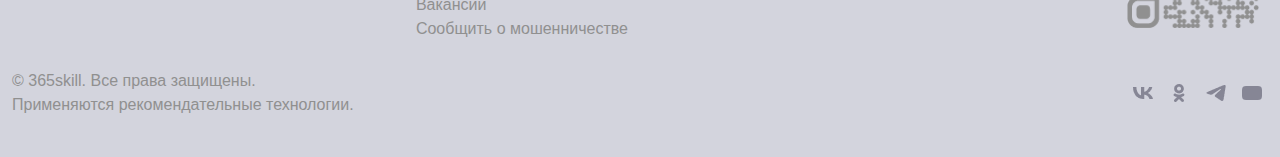
<file: src/pages/contact.html>
<!DOCTYPE html>
<html lang="en">
<head>
  <meta charset="UTF-8">
  <meta name="viewport" content="width=device-width, initial-scale=1.0">
  <!-- bootstrap cdn -->
  <link rel="stylesheet" href="	https://cdn.jsdelivr.net/npm/bootstrap@5.2.3/dist/css/bootstrap.min.css" />
  <!-- css file -->
  <link rel="stylesheet" href="../../css/main.css" />
  <title>Contacts</title>
</head>
<body>
  <!-- header -->
  <header>
    <nav class="navbar navbar-expand-lg">
      <div class="container">
        <a class="navbar-brand" href="#">365skill</a>
        <div class="burger_menu">
          <button class="burger" onclick="toggleSidebar()">
            <span></span>
          </button>
        </div>
        <!-- <button class="navbar-toggler" type="button" data-bs-toggle="collapse" data-bs-target="#navbarSupportedContent" aria-controls="navbarSupportedContent" aria-expanded="false" aria-label="Toggle navigation">
          <span>Войти</span>
        </button> -->
        <div class="collapse navbar-collapse" id="navbarSupportedContent">
          <form class="d-flex" role="search">
            <input class="search form-control me-2" type="search" placeholder="Найти на 365skill" aria-label="Search" />
          </form>
          <ul class="navbar-nav ms-auto mb-2 mb-lg-0">
            <li class="nav-item">
              <a class="nav-link" href="#">
                <img src="../../img/icon/user.png" alt="user" />
                <p>Войти</p>
              </a>
            </li>
            <li class="nav-item">
              <a class="nav-link" href="#">
                <img src="../../img/icon/cart.png" alt="cart" />
                <p>Корзина</p>
              </a>
            </li>
          </ul>
        </div>
      </div>
    </nav>
  </header>
  <!-- contact content -->
  <section style="padding: 0 0 100px 0;">
    <div class="container">
      <p class="top_title">
        Главная / Контакты
      </p>
      <h2>Контакты</h2>
      <div class="px-3 mt-5">
        <h4>г. Санкт-Петербург</h4>
        <hr>
        <div class="row">
          <div class="col-lg-3">
            <h4>ООО «356skill»</h4>
          </div>
          <div class="col-lg-9">
            <ul class="list-group list-group-flush">
              <li class="list-group-item border-0">
                <div class="row">
                  <div class="col-lg-2">
                    <span class="text-secondary">Адресс:</span>
                  </div>
                  <div class="col">
                    <span>Санкт-Петербург, Пулковское шоссе, д.9, корп.3, лит.А, сервис 115</span>
                  </div>
                </div>
              </li>
              <li class="list-group-item border-0">
                <div class="row">
                  <div class="col-lg-2">
                    <span class="text-secondary">Телефон</span>
                  </div>
                  <div class="col">
                    <span>+7 (812) 677-79-39, +7 (981) 906-69-64</span>
                  </div>
                </div>
              </li>
              <li class="list-group-item border-0">
                <div class="row">
                  <div class="col-lg-2">
                    <span class="text-secondary">Режим работы:</span>
                  </div>
                  <div class="col">
                    <span>пн - пт 9:30 - 17:00. Сб и вс - выходные дни.</span>
                  </div>
                </div>
              </li>
              <li class="list-group-item border-0">
                <div class="row">
                  <div class="col-lg-2">
                    <span class="text-secondary">Email:</span>
                  </div>
                  <div class="col">
                    <span>service@356skill.ru</span>
                  </div>
                </div>
              </li>
            </ul>
          </div>
        </div>
      </div>
      <div class="my-5">
        <iframe src="https://www.google.com/maps/embed?pb=!1m18!1m12!1m3!1d8019.084158711942!2d30.300668319387835!3d59.836334390934596!2m3!1f0!2f0!3f0!3m2!1i1024!2i768!4f13.1!3m3!1m2!1s0x469625324060dc61%3A0x1d7c5baecc8c20cb!2z0J_Rg9C70LrQvtCy0YHQutC-0LUg0YguLCA5INC60L7RgNC_0YPRgSAzLCDQodCw0L3QutGCLdCf0LXRgtC10YDQsdGD0YDQsywg0KDQvtGB0YHQuNGPLCAxOTYyNDA!5e0!3m2!1sru!2sus!4v1725455875507!5m2!1sru!2sus" style="border:0; border-radius: 20px;width: 100%; height: 411px;" allowfullscreen="" loading="lazy" referrerpolicy="no-referrer-when-downgrade"></iframe>
      </div>
      <div class="mt-5">
        <div class="row">
          <div class="col-lg-2">
            <h3>Реквизиты организации</h3>
          </div>
          <div class="col-lg-10">
            <ul class="list-group list-group-flush">
              <li class="list-group-item d-flex align-items-center justify-content-between flex-wrap">
                <p><b>Наименование организации</b></p>
                <p>ООО «356skill»</p>
              </li>
              <li class="list-group-item d-flex align-items-center justify-content-between flex-wrap">
                <p><b>Юридический адрес</b></p>
                <p>196240 Санкт-Петербург, Пулковское шоссе, д.9, корп.3, лит.А, оф.231</p>
              </li>
              <li class="list-group-item d-flex align-items-center justify-content-between flex-wrap">
                <p><b>Фактический адрес</b></p>
                <p>196240 Санкт-Петербург, Пулковское шоссе, д.9, корп.3, лит.А, оф.231</p>
              </li>
              <li class="list-group-item d-flex align-items-center justify-content-between flex-wrap">
                <p><b>ИНН/КПП</b></p>
                <p>7810474065 / 781001001</p>
              </li>
              <li class="list-group-item d-flex align-items-center justify-content-between flex-wrap">
                <p><b>Р/С</b></p>
                <p>40702810532180003993</p>
              </li>
              <li class="list-group-item d-flex align-items-center justify-content-between flex-wrap">
                <p><b>К/С</b></p>
                <p>30101810600000000786</p>
              </li>
              <li class="list-group-item d-flex align-items-center justify-content-between flex-wrap">
                <p><b>БАНК</b></p>
                <p>ФИЛИАЛ “САНКТ-ПЕТЕРБУРГСКИЙ” АО “АЛЬФА-БАНК”</p>
              </li>
              <li class="list-group-item d-flex align-items-center justify-content-between flex-wrap">
                <p><b>ОГРН</b></p>
                <p>1147847039890</p>
              </li>
              <li class="list-group-item d-flex align-items-center justify-content-between flex-wrap">
                <p><b>Телефон / e-mail</b></p>
                <p>(812) 677-79-39 / 356skill@356skill.ru</p>
              </li> 
            </ul>
          </div>
        </div>
      </div>
    </div>
  </section>


  <!--footer  -->
  <footer>
    <div class="container">
      <div class="row">
        <div class="col-lg-6 d-flex">
          <div>
            <p class="f-title">Покупателям</p>
            <ul class="navbar-nav">
              <li class="nav-item">
                <a class="f-link" href="#">Вопросы и ответы</a>
              </li>
              <li class="nav-item">
                <a class="f-link" href="#">Юридическая информация</a>
              </li>
            </ul>
            <div class="police">
              <p>© 365skill. Все права защищены.</p>
              <p>Применяются рекомендательные технологии.</p>
            </div>
          </div>
          <div class="ms-auto">
            <p class="f-title">Компания</p>
            <ul class="navbar-nav">
              <li class="nav-item"><a class="f-link" href="#">О нас</a></li>
              <li class="nav-item">
                <a class="f-link" href="#">Пресс-служба</a>
              </li>
              <li class="nav-item">
                <a class="f-link" href="contact.html">Контакты</a>
              </li>
              <li class="nav-item">
                <a class="f-link" href="#">Вакансии</a>
              </li>
              <li class="nav-item">
                <a class="f-link" href="#">Сообщить о мошенничестве</a>
              </li>
            </ul>
          </div>
        </div>
        <div class="col-lg-6">
          <div class="float-end">
            <div class="qr"></div>
            <div class="f-social-net mt-5">
              <a href="#"><img src="../../img/icon/vk.png" alt="vk" /></a>
              <a href="#"><img src="../../img/icon/ok.png" alt="ok" /></a>
              <a href="#"><img src="../../img/icon/tg.png" alt="tg" /></a>
              <a href="#"><img src="../../img/icon/yb.png" alt="yb" /></a>
            </div>
          </div>
        </div>
      </div>
    </div>
  </footer>
  <!--main-->
  <script src="../../js/main.js"></script>
  <!-- bootstrap cdn -->
  <script src="	https://cdn.jsdelivr.net/npm/bootstrap@5.2.3/dist/js/bootstrap.bundle.min.js"></script>
</body>
</html>
</file>
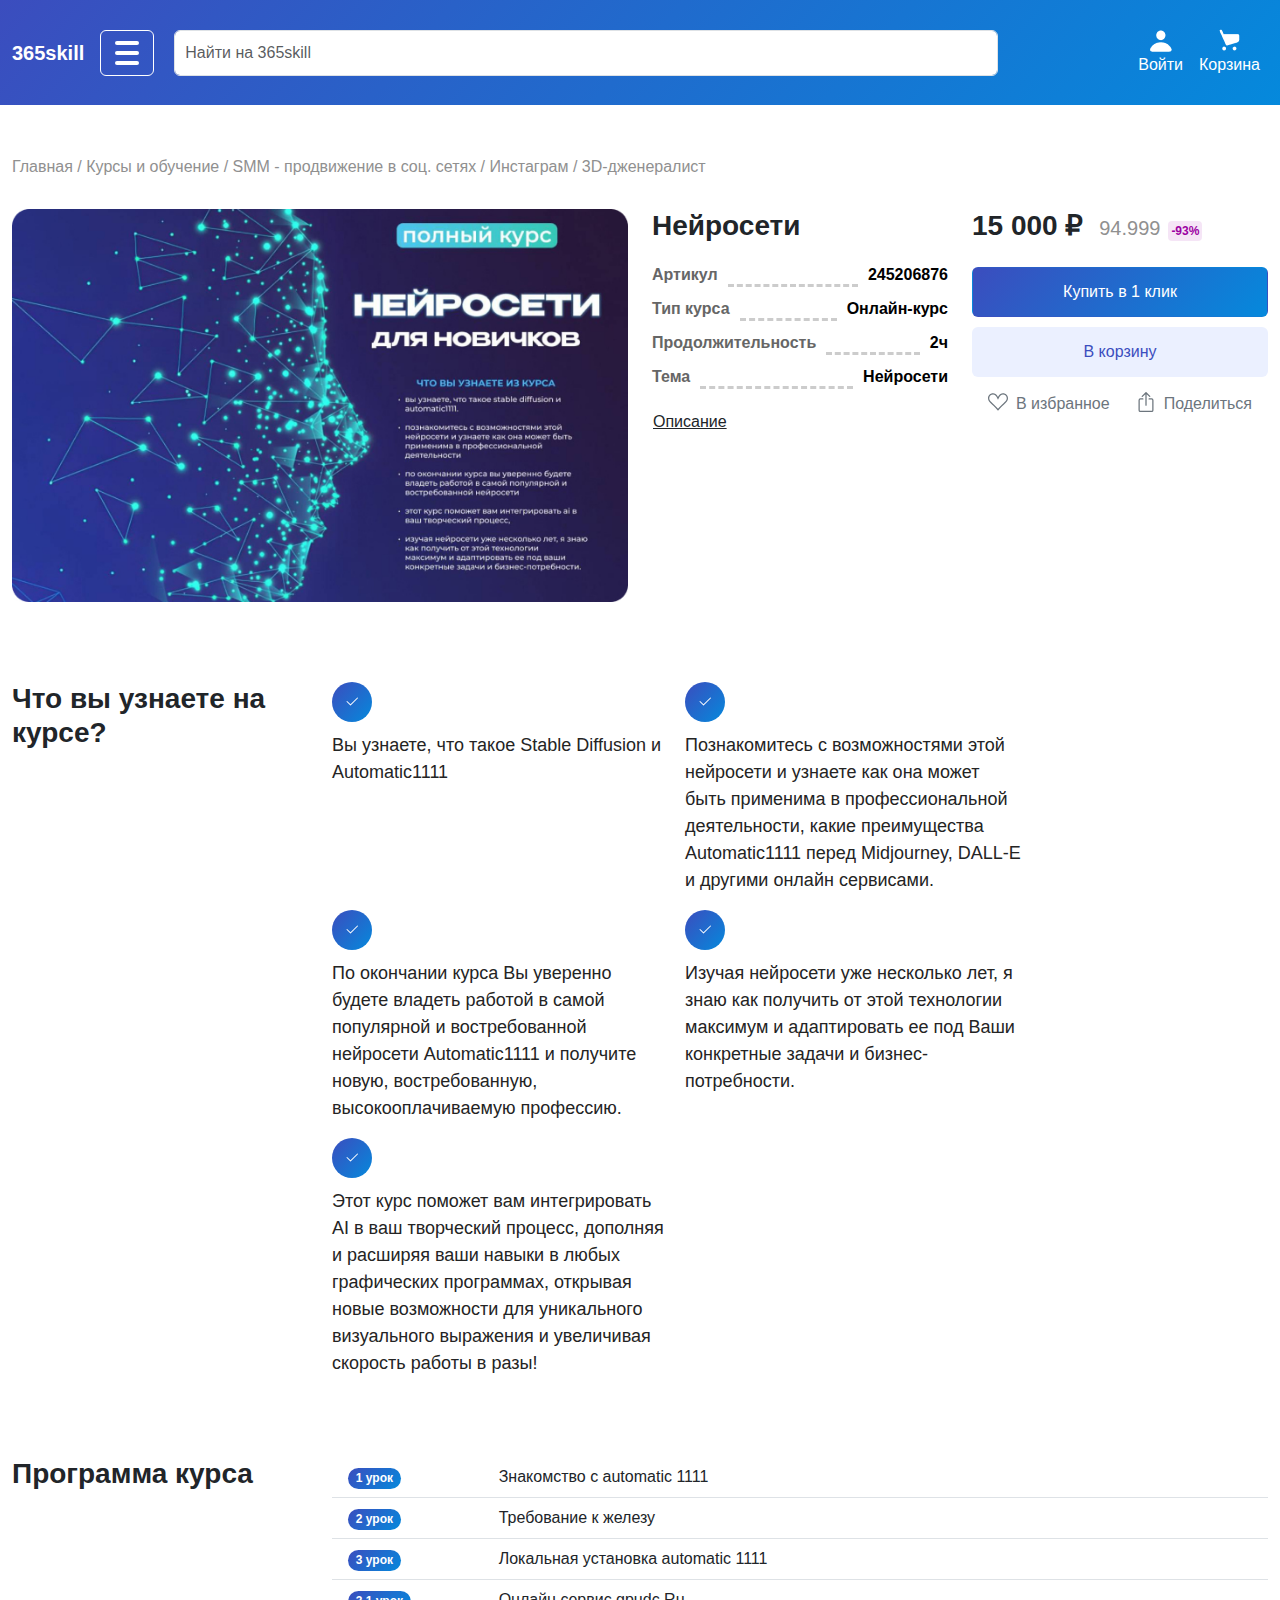
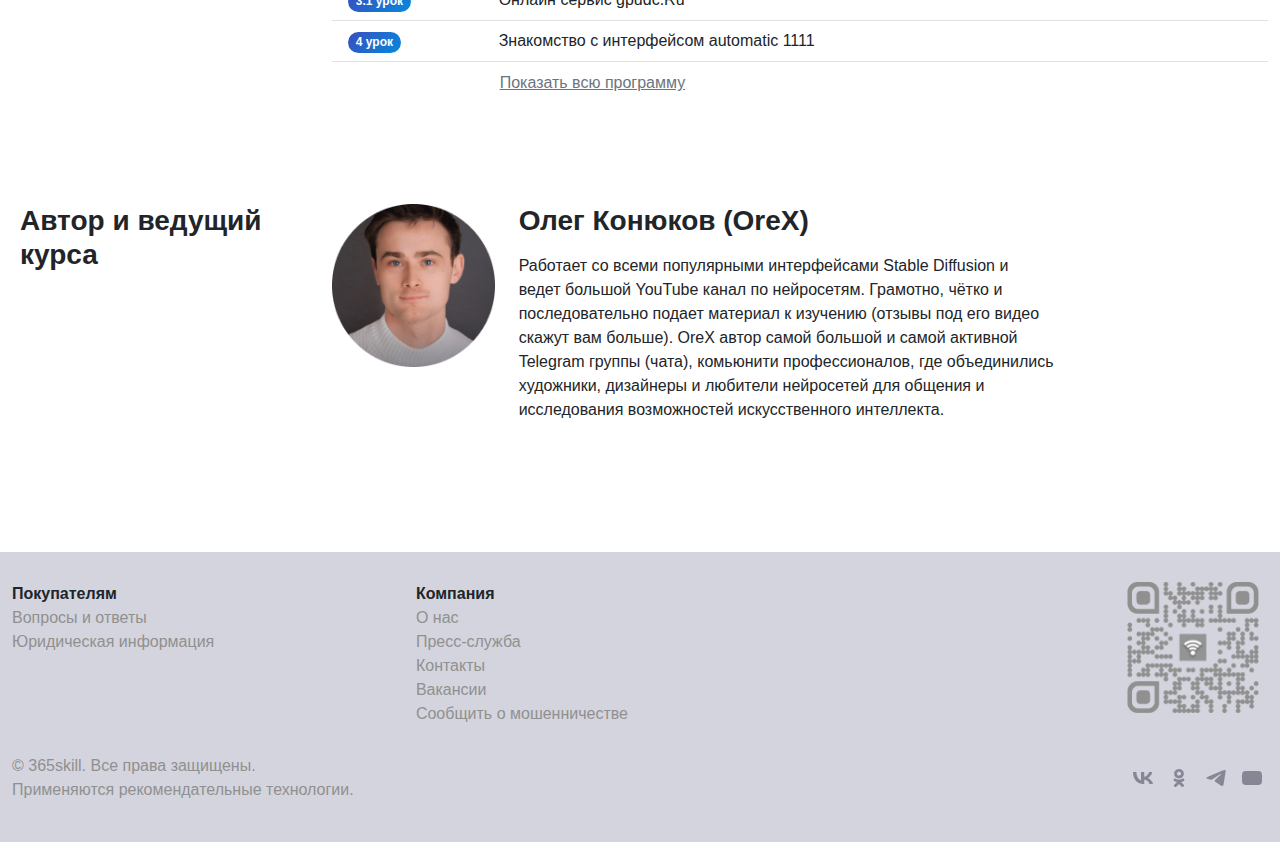
<file: src/pages/product.html>
<!DOCTYPE html>
<html lang="en">
	<head>
		<meta charset="UTF-8" />
		<meta name="viewport" content="width=device-width, initial-scale=1.0" />
		<!-- bootstrap cdn -->
		<link
			rel="stylesheet"
			href="	https://cdn.jsdelivr.net/npm/bootstrap@5.2.3/dist/css/bootstrap.min.css"
		/>
		<!-- css file -->
		<link rel="stylesheet" href="../../css/main.css" />
		<title>Product</title>
	</head>
	<body>
		<!-- header -->
		<header>
			<nav class="navbar navbar-expand-lg">
				<div class="container">
					<a class="navbar-brand" href="#">365skill</a>
					<div class="burger_menu">
						<button class="burger" onclick="toggleSidebar()">
							<span></span>
						</button>
					</div>
					<!-- <button class="navbar-toggler" type="button" data-bs-toggle="collapse" data-bs-target="#navbarSupportedContent" aria-controls="navbarSupportedContent" aria-expanded="false" aria-label="Toggle navigation">
          <span>Войти</span>
        </button> -->
					<div class="collapse navbar-collapse" id="navbarSupportedContent">
						<form class="d-flex" role="search">
							<input
								class="search form-control me-2"
								type="search"
								placeholder="Найти на 365skill"
								aria-label="Search"
							/>
						</form>
						<ul class="navbar-nav ms-auto mb-2 mb-lg-0">
							<li class="nav-item">
								<a class="nav-link" href="#">
									<img src="../../img/icon/user.png" alt="user" />
									<p>Войти</p>
								</a>
							</li>
							<li class="nav-item">
								<a class="nav-link" href="#">
									<img src="../../img/icon/cart.png" alt="cart" />
									<p>Корзина</p>
								</a>
							</li>
						</ul>
					</div>
				</div>
			</nav>
		</header>

		<!-- section -->
		<section class="product_page">
			<div class="container">
				<p class="top_title">
					Главная / Курсы и обучение / SMM - продвижение в соц. сетях /
					Инстаграм / 3D-дженералист
				</p>
				<div class="row">
					<div class="col-lg-6 product_banner">
						<img src="../../img/img1.jpg" />
					</div>
					<div class="col-lg-6">
						<div class="row">
							<div class="col box-1">
								<h3>Нейросети</h3>
								<div class="course-details">
									<div class="detail-item">
										<span class="label">Артикул</span>
										<span class="dots"></span>
										<span class="value">245206876</span>
									</div>
									<div class="detail-item">
										<span class="label">Тип курса</span>
										<span class="dots"></span>
										<span class="value">Онлайн-курс</span>
									</div>
									<div class="detail-item">
										<span class="label">Продолжительность</span>
										<span class="dots"></span>
										<span class="value">2ч</span>
									</div>
									<div class="detail-item">
										<span class="label">Тема</span>
										<span class="dots"></span>
										<span class="value">Нейросети</span>
									</div>
								</div>
								<button
									class="btn p-0 text-decoration-underline"
									type="buttonw"
									data-bs-toggle="offcanvas"
									data-bs-target="#offcanvasExample"
									aria-controls="offcanvasExample"
								>
									Описание
								</button>
							</div>
							<div class="col box-2">
								<h3>
									15 000 ₽ <span class="discount_price mx-2">94.999</span
									><span class="procent">-93%</span>
								</h3>
								<div class="orders_btn">
									<button type="button" class="btn buy">Купить в 1 клик</button>
									<button type="button" class="btn basket">В корзину</button>
								</div>
								<div
									class="d-flex aligin-items-center justify-content-center mt-2"
								>
									<button
										type="button"
										class="btn d-flex aligin-items-center text-secondary"
									>
										<svg
											xmlns="http://www.w3.org/2000/svg"
											width="20"
											height="20"
											fill="currentColor"
											class="bi bi-suit-heart me-2"
											viewBox="0 0 16 16"
										>
											<path
												d="m8 6.236-.894-1.789c-.222-.443-.607-1.08-1.152-1.595C5.418 2.345 4.776 2 4 2 2.324 2 1 3.326 1 4.92c0 1.211.554 2.066 1.868 3.37.337.334.721.695 1.146 1.093C5.122 10.423 6.5 11.717 8 13.447c1.5-1.73 2.878-3.024 3.986-4.064.425-.398.81-.76 1.146-1.093C14.446 6.986 15 6.131 15 4.92 15 3.326 13.676 2 12 2c-.777 0-1.418.345-1.954.852-.545.515-.93 1.152-1.152 1.595zm.392 8.292a.513.513 0 0 1-.784 0c-1.601-1.902-3.05-3.262-4.243-4.381C1.3 8.208 0 6.989 0 4.92 0 2.755 1.79 1 4 1c1.6 0 2.719 1.05 3.404 2.008.26.365.458.716.596.992a7.6 7.6 0 0 1 .596-.992C9.281 2.049 10.4 1 12 1c2.21 0 4 1.755 4 3.92 0 2.069-1.3 3.288-3.365 5.227-1.193 1.12-2.642 2.48-4.243 4.38z"
											/>
										</svg>
										В избранное
									</button>
									<button
										type="button"
										class="btn d-flex aligin-items-center text-secondary"
									>
										<svg
											xmlns="http://www.w3.org/2000/svg"
											width="20"
											height="20"
											fill="currentColor"
											class="bi bi-box-arrow-up me-2"
											viewBox="0 0 16 16"
										>
											<path
												fill-rule="evenodd"
												d="M3.5 6a.5.5 0 0 0-.5.5v8a.5.5 0 0 0 .5.5h9a.5.5 0 0 0 .5-.5v-8a.5.5 0 0 0-.5-.5h-2a.5.5 0 0 1 0-1h2A1.5 1.5 0 0 1 14 6.5v8a1.5 1.5 0 0 1-1.5 1.5h-9A1.5 1.5 0 0 1 2 14.5v-8A1.5 1.5 0 0 1 3.5 5h2a.5.5 0 0 1 0 1z"
											/>
											<path
												fill-rule="evenodd"
												d="M7.646.146a.5.5 0 0 1 .708 0l3 3a.5.5 0 0 1-.708.708L8.5 1.707V10.5a.5.5 0 0 1-1 0V1.707L5.354 3.854a.5.5 0 1 1-.708-.708z"
											/>
										</svg>
										Поделиться
									</button>
								</div>
							</div>
						</div>
					</div>
				</div>
				<div class="learn_course">
					<div class="row">
						<div class="col-lg-3">
							<h3>Что вы узнаете на курсе?</h3>
						</div>
						<div class="col-lg-9">
							<div class="d-flex aligin-items-center flex-wrap gap-3">
								<div class="card">
									<div>
										<svg
											xmlns="http://www.w3.org/2000/svg"
											width="16"
											height="16"
											fill="currentColor"
											class="bi bi-check2"
											viewBox="0 0 16 16"
										>
											<path
												d="M13.854 3.646a.5.5 0 0 1 0 .708l-7 7a.5.5 0 0 1-.708 0l-3.5-3.5a.5.5 0 1 1 .708-.708L6.5 10.293l6.646-6.647a.5.5 0 0 1 .708 0"
											/>
										</svg>
									</div>
									<p>Вы узнаете, что такое Stable Diffusion и Automatic1111</p>
								</div>
								<div class="card">
									<div>
										<svg
											xmlns="http://www.w3.org/2000/svg"
											width="16"
											height="16"
											fill="currentColor"
											class="bi bi-check2"
											viewBox="0 0 16 16"
										>
											<path
												d="M13.854 3.646a.5.5 0 0 1 0 .708l-7 7a.5.5 0 0 1-.708 0l-3.5-3.5a.5.5 0 1 1 .708-.708L6.5 10.293l6.646-6.647a.5.5 0 0 1 .708 0"
											/>
										</svg>
									</div>
									<p>
										Познакомитесь с возможностями этой нейросети и узнаете как
										она может быть применима в профессиональной деятельности,
										какие преимущества Automatic1111 перед Midjourney, DALL-E и
										другими онлайн сервисами.
									</p>
								</div>
								<div class="card">
									<div>
										<svg
											xmlns="http://www.w3.org/2000/svg"
											width="16"
											height="16"
											fill="currentColor"
											class="bi bi-check2"
											viewBox="0 0 16 16"
										>
											<path
												d="M13.854 3.646a.5.5 0 0 1 0 .708l-7 7a.5.5 0 0 1-.708 0l-3.5-3.5a.5.5 0 1 1 .708-.708L6.5 10.293l6.646-6.647a.5.5 0 0 1 .708 0"
											/>
										</svg>
									</div>
									<p>
										По окончании курса Вы уверенно будете владеть работой в
										самой популярной и востребованной нейросети Automatic1111 и
										получите новую, востребованную, высокооплачиваемую
										профессию.
									</p>
								</div>
								<div class="card">
									<div>
										<svg
											xmlns="http://www.w3.org/2000/svg"
											width="16"
											height="16"
											fill="currentColor"
											class="bi bi-check2"
											viewBox="0 0 16 16"
										>
											<path
												d="M13.854 3.646a.5.5 0 0 1 0 .708l-7 7a.5.5 0 0 1-.708 0l-3.5-3.5a.5.5 0 1 1 .708-.708L6.5 10.293l6.646-6.647a.5.5 0 0 1 .708 0"
											/>
										</svg>
									</div>
									<p>
										Изучая нейросети уже несколько лет, я знаю как получить от
										этой технологии максимум и адаптировать ее под Ваши
										конкретные задачи и бизнес-потребности.
									</p>
								</div>
								<div class="card">
									<div>
										<svg
											xmlns="http://www.w3.org/2000/svg"
											width="16"
											height="16"
											fill="currentColor"
											class="bi bi-check2"
											viewBox="0 0 16 16"
										>
											<path
												d="M13.854 3.646a.5.5 0 0 1 0 .708l-7 7a.5.5 0 0 1-.708 0l-3.5-3.5a.5.5 0 1 1 .708-.708L6.5 10.293l6.646-6.647a.5.5 0 0 1 .708 0"
											/>
										</svg>
									</div>
									<p>
										Этот курс поможет вам интегрировать AI в ваш творческий
										процесс, дополняя и расширяя ваши навыки в любых графических
										программах, открывая новые возможности для уникального
										визуального выражения и увеличивая скорость работы в разы!
									</p>
								</div>
							</div>
						</div>
					</div>
				</div>
				<div class="course_program">
					<div class="row">
						<div class="col-lg-3">
							<h3>Программа курса</h3>
						</div>
						<div class="col-lg-9">
							<ul class="list-group list-group-flush">
								<li class="list-group-item d-flex aligin-items-center">
									<div class="col-2">
										<span class="badge">1 урок</span>
									</div>
									<p class="">Знакомство с automatic 1111</p>
								</li>
								<li class="list-group-item d-flex aligin-items-center">
									<div class="col-2">
										<span class="badge">2 урок</span>
									</div>
									<p class="">Требование к железу</p>
								</li>
								<li class="list-group-item d-flex aligin-items-center">
									<div class="col-2">
										<span class="badge">3 урок</span>
									</div>
									<p class="">Локальная установка аutomatic 1111</p>
								</li>
								<li class="list-group-item d-flex aligin-items-center">
									<div class="col-2">
										<span class="badge">3.1 урок</span>
									</div>
									<p class="">Онлайн сервис gpudc.Ru</p>
								</li>
								<li class="list-group-item d-flex aligin-items-center">
									<div class="col-2">
										<span class="badge bg-secondary">4 урок</span>
									</div>
									<p class="">Знакомство с интерфейсом аutomatic 1111</p>
								</li>
								<li class="list-group-item d-flex aligin-items-center">
									<div class="col-2"></div>
									<p class="">
										<button
											class="btn p-0 text-secondary mx-auto text-decoration-underline"
										>
											Показать всю программу
										</button>
									</p>
								</li>
							</ul>
						</div>
					</div>
				</div>
				<div class="author_course_leader">
					<div class="row">
						<div class="col-lg-3">
							<h3 class="px-2">Автор и ведущий курса</h3>
						</div>
						<div class="col-lg-7">
							<div class="row">
								<div class="col-3">
									<img src="../../img/man.png" />
								</div>
								<div class="col">
									<h3 class="mb-3">Олег Конюков (OreX)</h3>
									<p>
										Работает со всеми популярными интерфейсами Stable Diffusion
										и ведет большой YouTube канал по нейросетям. Грамотно, чётко
										и последовательно подает материал к изучению (отзывы под его
										видео скажут вам больше). OreX автор самой большой и самой
										активной Telegram группы (чата), комьюнити профессионалов,
										где объединились художники, дизайнеры и любители нейросетей
										для общения и исследования возможностей искусственного
										интеллекта.
									</p>
								</div>
							</div>
						</div>
					</div>
				</div>
			</div>
		</section>
		<!-- slider -->
		<div
			class="offcanvas offcanvas-end"
			data-bs-backdrop="static"
			tabindex="-1"
			id="offcanvasExample"
			aria-labelledby="offcanvasExampleLabel"
		>
			<div class="offcanvas-header">
				<h5 class="offcanvas-title" id="offcanvasExampleLabel">
					<b>Характеристики</b>
				</h5>
				<button
					type="button"
					class="btn-close"
					data-bs-dismiss="offcanvas"
					aria-label="Close"
				></button>
			</div>
			<div class="offcanvas-body">
				<div class="course-details">
					<div class="detail-item">
						<span class="label">Артикул</span>
						<span class="dots"></span>
						<span class="value">245206876</span>
					</div>
					<div class="detail-item">
						<span class="label">Тип курса</span>
						<span class="dots"></span>
						<span class="value">Онлайн-курс</span>
					</div>
					<div class="detail-item">
						<span class="label">Продолжительность</span>
						<span class="dots"></span>
						<span class="value">2ч</span>
					</div>
					<div class="detail-item">
						<span class="label">Тема</span>
						<span class="dots"></span>
						<span class="value">Нейросети</span>
					</div>
				</div>
				<div class="mt-3">
					<h5><b>Описание</b></h5>
					<h6 class="mb-3 fw-bold">Почему Automatic?</h6>
					<p class="mb-4">A1111 самый гибкий инструмент для генерации AI изображений, открывающий новые возможности для любого специалиста. Его гибкость и мощь позволяют создавать уникальные и креативные изображения, которые могут быть использованы в искусстве, дизайне, маркетинге и многих других сферах.</p>

					<h6 class="mb-3 fw-bold">Cтань эффективнее.</h6>
					<p class="mb-4">Automatic1111 позволит повысить вашу производительность и увеличить ваш доход благодаря внедрению искуственного интелекта в ваш рабочий процесс. Работа, на которую у вас уходил целый день, теперь можно сделать за пару часов используя возможности нейросетей.</p>

					<h6 class="mb-3 fw-bold">Почему сейчас?</h6>
					<p class="mb-4">Знание нейросетей становится важным критерием эффективной деятельности и всё чаще встречается в списке требований при устройстве на работу. У нас обучаются сотни дизайнеров и художников, которые значительно повысили свои возможности и доход!</p>

					<h6 class="mb-3 fw-bold">Какие возможности откроет для вас Automatic1111: </h6>
					<p class="mb-4">
						<ul>
							<li>
								Создание      нового контента: нейросети могут генерировать уникальные изображения на      основе текстовых описаний, что позволит очень быстро визуализировать ваши      идеи, создавая потрясающие изображения.
							</li>
							<li>
								Улучшение      качества изображений: automatic1111 может улучшить качество изображений,      увеличить разрешение, добавить детали и восстанавливать старые или      испорченные фотографии.
							</li>
							<li>
								Достраивание      изображения: нейросеть может дорисовать изображение в ширину или высоту,      чтобы получить нужные пропорции изображений без искажений базы.
							</li>
						</ul>
					</p>
				</div>
			</div>
		</div>

		<footer>
			<div class="container">
				<div class="row">
					<div class="col-lg-6 d-flex">
						<div>
							<p class="f-title">Покупателям</p>
							<ul class="navbar-nav">
								<li class="nav-item">
									<a class="f-link" href="#">Вопросы и ответы</a>
								</li>
								<li class="nav-item">
									<a class="f-link" href="#">Юридическая информация</a>
								</li>
							</ul>
							<div class="police">
								<p>© 365skill. Все права защищены.</p>
								<p>Применяются рекомендательные технологии.</p>
							</div>
						</div>
						<div class="ms-auto">
							<p class="f-title">Компания</p>
							<ul class="navbar-nav">
								<li class="nav-item"><a class="f-link" href="#">О нас</a></li>
								<li class="nav-item">
									<a class="f-link" href="#">Пресс-служба</a>
								</li>
								<li class="nav-item">
									<a class="f-link" href="contact.html">Контакты</a>
								</li>
								<li class="nav-item">
									<a class="f-link" href="#">Вакансии</a>
								</li>
								<li class="nav-item">
									<a class="f-link" href="#">Сообщить о мошенничестве</a>
								</li>
							</ul>
						</div>
					</div>
					<div class="col-lg-6">
						<div class="float-end">
							<div class="qr"></div>
							<div class="f-social-net mt-5">
								<a href="#"><img src="../../img/icon/vk.png" alt="vk" /></a>
								<a href="#"><img src="../../img/icon/ok.png" alt="ok" /></a>
								<a href="#"><img src="../../img/icon/tg.png" alt="tg" /></a>
								<a href="#"><img src="../../img/icon/yb.png" alt="yb" /></a>
							</div>
						</div>
					</div>
				</div>
			</div>
		</footer>

		<!-- js -->
		<script src="../../js/main.js"></script>
		<!-- bootstrap cdn -->
		<script src="	https://cdn.jsdelivr.net/npm/bootstrap@5.2.3/dist/js/bootstrap.bundle.min.js"></script>
	</body>
</html>
</file>
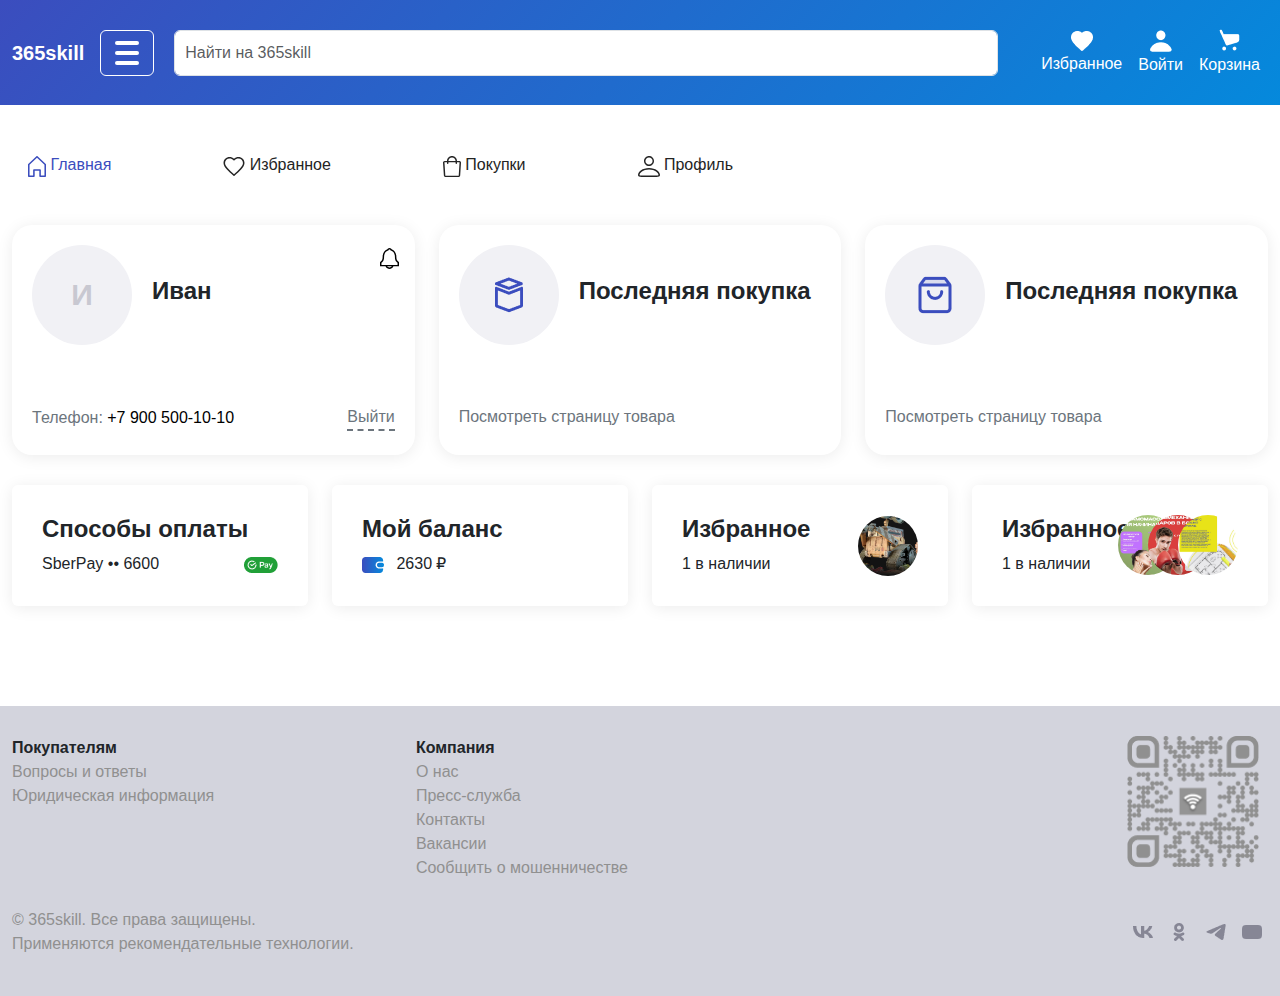
<file: src/pages/user_account.html>
<!DOCTYPE html>
<html lang="en">

<head>
  <meta charset="UTF-8">
  <meta name="viewport" content="width=device-width, initial-scale=1.0">
  <!-- bootstrap cdn -->
  <link rel="stylesheet" href="	https://cdn.jsdelivr.net/npm/bootstrap@5.2.3/dist/css/bootstrap.min.css" />
  <!-- css file -->
  <link rel="stylesheet" href="../../css/main.css" />
  <title>Contacts</title>
</head>

<body>
  <!-- header -->
  <header>
    <nav class="navbar navbar-expand-lg">
      <div class="container">
        <a class="navbar-brand" href="#">365skill</a>
        <div class="burger_menu">
          <button class="burger" onclick="toggleSidebar()">
            <span></span>
          </button>
        </div>
        <!-- <button class="navbar-toggler" type="button" data-bs-toggle="collapse" data-bs-target="#navbarSupportedContent" aria-controls="navbarSupportedContent" aria-expanded="false" aria-label="Toggle navigation">
          <span>Войти</span>
        </button> -->
        <div class="collapse navbar-collapse" id="navbarSupportedContent">
          <form class="d-flex" role="search">
            <input class="search form-control me-2" type="search" placeholder="Найти на 365skill" aria-label="Search" />
          </form>
          <ul class="navbar-nav ms-auto mb-2 mb-lg-0">
            <li class="nav-item">
              <a class="nav-link" href="#">
                <img src="../../img/icon/icon7.png" alt="user" />
                <p>Избранное</p>
              </a>
            </li>
            <li class="nav-item">
              <a class="nav-link" href="#">
                <img src="../../img/icon/user.png" alt="user" />
                <p>Войти</p>
              </a>
            </li>
            <li class="nav-item">
              <a class="nav-link" href="#">
                <img src="../../img/icon/cart.png" alt="cart" />
                <p>Корзина</p>
              </a>
            </li>
          </ul>
        </div>
      </div>
    </nav>
  </header>
  <!-- user account content -->
  <section style="padding: 40px 0 100px 0;">
    <div class="container">
      <ul class="nav nav-tabs" role="tablist">
        <li class="nav-item" role="presentation">
          <a class="nav-link nav-tab-link active" id="main-tab" data-bs-toggle="tab" href="#main" role="tab"
            aria-controls="main" aria-selected="true">
            <svg xmlns="http://www.w3.org/2000/svg" width="18" height="21" viewBox="0 0 18 21" fill="none">
              <g clip-path="url(#clip0_136_13376)">
                <path fill-rule="evenodd" clip-rule="evenodd"
                  d="M8.455 0.214848C8.60304 0.0770781 8.79777 0.000488281 9 0.000488281C9.20223 0.000488281 9.39696 0.0770781 9.545 0.214848L17.775 8.02785C17.8457 8.09439 17.9021 8.17463 17.9408 8.26369C17.9795 8.35275 17.9996 8.44875 18 8.54585V20.2668C18 20.6718 17.655 20.9998 17.229 20.9998H12.086C11.66 20.9998 11.314 20.6718 11.314 20.2668V14.6508H6.686V20.2668C6.686 20.6718 6.34 20.9998 5.914 20.9998H0.771C0.345 20.9998 0 20.6718 0 20.2668V8.54685C0 8.35185 0.081 8.16585 0.226 8.02785L8.455 0.214848ZM1.543 8.84985V19.5348H5.143V13.9188C5.143 13.5138 5.488 13.1858 5.914 13.1858H12.086C12.512 13.1858 12.857 13.5138 12.857 13.9188V19.5348H16.457V8.84985L9 1.76885L1.543 8.84885V8.84985Z"
                  fill="black" />
              </g>
              <defs>
                <clipPath id="clip0_136_13376">
                  <rect width="18" height="21" fill="white" />
                </clipPath>
              </defs>
            </svg>
            Главная
          </a>
        </li>
        <li class="nav-item" role="presentation">
          <a class="nav-link nav-tab-link" id="featured-tab" data-bs-toggle="tab" href="#featured" role="tab"
            aria-controls="featured" aria-selected="false">
            <svg xmlns="http://www.w3.org/2000/svg" width="22" height="19" viewBox="0 0 22 19" fill="none">
              <g clip-path="url(#clip0_136_13380)">
                <path fill-rule="evenodd" clip-rule="evenodd"
                  d="M6.62 1.54C4.008 1.54 2.037 3.493 2.037 5.99C2.037 7.488 3.028 9.27 4.815 11.318C6.458 13.2 8.653 15.179 11 17.212C13.347 15.178 15.542 13.2 17.185 11.316C18.972 9.269 19.963 7.487 19.963 5.988C19.963 3.492 17.993 1.54 15.379 1.54C13.947 1.54 12.504 2.202 11.579 3.268C11.507 3.35104 11.418 3.41763 11.318 3.46328C11.218 3.50892 11.1094 3.53254 10.9995 3.53254C10.8896 3.53254 10.781 3.50892 10.681 3.46328C10.581 3.41763 10.492 3.35104 10.42 3.268C9.496 2.203 8.053 1.54 6.62 1.54ZM0.5 5.99C0.5 2.601 3.2 0 6.62 0C8.23384 0.011941 9.78915 0.60601 11 1.673C12.2109 0.606088 13.7662 0.0120309 15.38 0C18.8 0 21.5 2.602 21.5 5.99C21.5 8.095 20.156 10.252 18.342 12.332C16.501 14.442 14.027 16.634 11.502 18.814C11.3627 18.9344 11.1847 19.0007 11.0005 19.0007C10.8163 19.0007 10.6383 18.9344 10.499 18.814C7.973 16.634 5.499 14.443 3.659 12.332C1.843 10.252 0.5 8.096 0.5 5.99Z"
                  fill="black" />
              </g>
            </svg>
            Избранное
          </a>
        </li>
        <li class="nav-item" role="presentation">
          <a class="nav-link nav-tab-link" id="purchases-tab" data-bs-toggle="tab" href="#purchases" role="tab"
            aria-controls="purchases" aria-selected="false">
            <svg xmlns="http://www.w3.org/2000/svg" width="18" height="21" viewBox="0 0 18 21" fill="none">
              <g clip-path="url(#clip0_136_13384)">
                <path fill-rule="evenodd" clip-rule="evenodd"
                  d="M0.00333344 6.7C-0.0576666 5.779 0.726333 5 1.71433 5H16.2863C17.2723 5 18.0563 5.775 17.9973 6.694L17.1873 19.494C17.1343 20.34 16.3843 21 15.4773 21H2.57133C1.66533 21 0.916333 20.343 0.860333 19.5L0.00333344 6.7ZM1.71433 6.371C1.57433 6.371 1.46133 6.483 1.47033 6.614L2.32733 19.414C2.33533 19.534 2.44233 19.629 2.57233 19.629H15.4763C15.6063 19.629 15.7133 19.534 15.7213 19.413L16.5313 6.613C16.5383 6.483 16.4273 6.371 16.2863 6.371H1.71433Z"
                  fill="black" />
                <path fill-rule="evenodd" clip-rule="evenodd"
                  d="M4 4.941C4 2.212 6.239 0 9 0C11.761 0 14 2.212 14 4.941V7.294C13.9995 7.38724 13.9806 7.47946 13.9444 7.5654C13.9083 7.65134 13.8555 7.72932 13.7892 7.79488C13.7229 7.86044 13.6444 7.91229 13.558 7.94749C13.4717 7.98268 13.3792 8.00053 13.286 8C13.1927 8.00066 13.1001 7.98291 13.0137 7.94778C12.9272 7.91264 12.8485 7.8608 12.7821 7.79523C12.7157 7.72966 12.6629 7.65164 12.6267 7.56563C12.5904 7.47963 12.5715 7.38732 12.571 7.294V4.941C12.571 2.991 10.972 1.411 9 1.411C7.028 1.411 5.429 2.991 5.429 4.941V7.294C5.42848 7.38732 5.40956 7.47963 5.37333 7.56563C5.3371 7.65164 5.28427 7.72966 5.21787 7.79523C5.15146 7.8608 5.07278 7.91264 4.98632 7.94778C4.89986 7.98291 4.80732 8.00066 4.714 8C4.62076 8.00053 4.52833 7.98268 4.44199 7.94749C4.35565 7.91229 4.27708 7.86044 4.21078 7.79488C4.14448 7.72932 4.09174 7.65134 4.05557 7.5654C4.01941 7.47946 4.00052 7.38724 4 7.294V4.941Z"
                  fill="black" />
              </g>
            </svg>
            Покупки
          </a>
        </li>
        <li class="nav-item" role="presentation">
          <a class="nav-link nav-tab-link" id="profile-tab" data-bs-toggle="tab" href="#profile" role="tab"
            aria-controls="profile" aria-selected="false">
            <svg xmlns="http://www.w3.org/2000/svg" width="22" height="21" viewBox="0 0 22 21" fill="none">
              <g clip-path="url(#clip0_136_13389)">
                <path fill-rule="evenodd" clip-rule="evenodd"
                  d="M3.98432 15.405C2.31932 16.555 1.53432 17.921 1.53432 18.919C1.53432 19.06 1.56232 19.14 1.58832 19.186C1.61132 19.228 1.65232 19.277 1.75032 19.332C1.98032 19.46 2.46332 19.579 3.39832 19.579H18.6023C19.5373 19.579 20.0193 19.459 20.2503 19.332C20.3174 19.3002 20.3737 19.2494 20.4123 19.186C20.4525 19.103 20.4707 19.0111 20.4653 18.919C20.4653 17.921 19.6803 16.556 18.0183 15.405C16.3853 14.275 13.9913 13.421 11.0063 13.421C8.01632 13.421 5.61832 14.274 3.98432 15.405ZM3.06532 14.266C4.97532 12.945 7.69832 12 11.0063 12C14.3093 12 17.0283 12.945 18.9363 14.266C20.8163 15.566 22.0003 17.306 22.0003 18.919C22.0003 19.228 21.9403 19.544 21.7763 19.839C21.6083 20.139 21.3553 20.376 21.0383 20.551C20.4383 20.884 19.6053 21 18.6023 21H3.39832C2.39532 21 1.56232 20.884 0.96232 20.551C0.654142 20.388 0.398313 20.1411 0.22432 19.839C0.0715382 19.5568 -0.0056289 19.2399 0.000319645 18.919C0.000319645 17.305 1.18532 15.566 3.06532 14.266ZM6.00032 4.965C5.98832 2.153 8.33332 0 11.0003 0C13.6643 0 16.0003 2.108 16.0003 4.943C16.0003 7.786 13.6993 10 11.0003 10C8.30432 10 6.00132 7.79 6.00032 4.965ZM11.0003 1.429C9.07732 1.429 7.42032 2.985 7.42932 4.96V4.964C7.42932 6.99 9.08332 8.57 11.0003 8.57C12.9153 8.57 14.5713 6.99 14.5713 4.942C14.5713 2.947 12.9273 1.428 11.0003 1.428V1.429Z"
                  fill="black" />
              </g>
            </svg>
            Профиль
          </a>
        </li>
      </ul>
      <!-- section top -->
      <div class="tab-content">
        <div class="tab-pane fade show active" id="main" role="tabpanel" aria-labelledby="main-tab">
          <div class="row user_contact_top-cards gap-3 gap-lg-0 gap-md-3">
            <div class="col-lg-4">
              <div class="card">
                <button class="btn border-0 p-0 bell">
                  <svg xmlns="http://www.w3.org/2000/svg" width="19" height="21" viewBox="0 0 19 21" fill="none">
                    <g clip-path="url(#clip0_136_13469)">
                      <path fill-rule="evenodd" clip-rule="evenodd"
                        d="M10.198 1.74499C10.0102 1.56505 9.76011 1.4646 9.5 1.4646C9.23989 1.4646 8.98983 1.56505 8.802 1.74499C8.685 1.85499 8.601 1.98699 8.547 2.12799L8.417 2.46599L8.07 2.56799C5.88 3.21199 4.092 5.38799 4.092 8.72099C4.092 11.156 3.606 12.675 2.574 13.811C2.409 13.993 2.008 14.367 1.756 14.601L1.737 14.618L1.735 14.621L1.729 14.626C1.65415 14.6958 1.57948 14.7658 1.505 14.836L1.462 14.881V16.877H17.538V14.88L17.494 14.834L17.432 14.774C17.398 14.743 17.355 14.704 17.306 14.657L17.277 14.631L17.253 14.608C16.9694 14.3493 16.6936 14.0821 16.426 13.807C15.396 12.667 14.908 11.148 14.908 8.71999C14.908 5.39699 13.117 3.21499 10.928 2.56799L10.582 2.46599L10.453 2.12799C10.3979 1.98249 10.3107 1.85126 10.198 1.74399V1.74499ZM18.539 13.812L19 14.284V18.342H13.427C13.0887 19.1845 12.4881 19.8956 11.714 20.37C10.355 21.21 8.645 21.21 7.286 20.37C6.427 19.84 5.826 19.212 5.513 18.342H0V14.284L0.46 13.811L0.462 13.81C0.504 13.767 0.607 13.671 0.713 13.572L0.737 13.55C1.017 13.29 1.376 12.954 1.493 12.825C2.186 12.062 2.631 10.961 2.631 8.72099C2.631 4.97199 4.608 2.22299 7.341 1.26499C7.461 1.05399 7.612 0.856988 7.796 0.682988C8.753 -0.227012 10.246 -0.227012 11.203 0.682988C11.387 0.856988 11.54 1.05499 11.659 1.26699C14.389 2.22799 16.369 4.98099 16.369 8.72099C16.369 10.951 16.814 12.056 17.509 12.824C17.627 12.954 17.987 13.292 18.265 13.552M7.151 18.342C7.354 18.621 7.644 18.871 8.053 19.123C8.942 19.673 10.058 19.673 10.948 19.123C11.285 18.914 11.563 18.648 11.776 18.342H7.151Z"
                        fill="black" />
                    </g>
                  </svg>
                </button>
                <div class="card_items">
                  <div class="card_title">
                    <h2 class="ellipse">И</h2>
                    <h4><b>Иван</b></h4>
                  </div>
                  <div class="d-flex align-items-center justify-content-between">
                    <div>
                      <span class="text-secondary">
                        Телефон: <span class="text-black">+7 900 500-10-10</span>
                      </span>
                    </div>
                    <div>
                      <button style="border-bottom: 2px dashed !important;"
                        class="btn border-0 p-0 text-secondary rounded-0">
                        Выйти
                      </button>
                    </div>
                  </div>
                </div>
              </div>
            </div>
            <div class="col-lg-4">
              <div class="card">
                <div class="card_items">
                  <div class="card_title">
                    <div class="ellipse">
                      <img src="../../img/img2.png">
                    </div>
                    <h4><b>Последняя покупка</b></h4>
                  </div>
                  <div>
                    <span class="text-secondary">
                      Посмотреть страницу товара
                    </span>
                  </div>
                </div>
              </div>
            </div>
            <div class="col-lg-4">
              <div class="card">
                <div class="card_items">
                  <div class="card_title">
                    <div class="ellipse">
                      <img src="../../img/img3.png">
                    </div>
                    <h4><b>Последняя покупка</b></h4>
                  </div>
                  <div>
                    <span class="text-secondary">
                      Посмотреть страницу товара
                    </span>
                  </div>
                </div>
              </div>
            </div>
          </div>
          <div class="row user_contact_bottom_cards">
            <div class="col-lg-3">
              <div class="card">
                <h4><b>Способы оплаты</b></h4>
                <div class="d-flex align-items-center justify-content-between">
                  <span>SberPay •• 6600</span>
                  <div>
                    <img src="../../img/icon/icon8.png">
                  </div>
                </div>
              </div>
            </div>
            <div class="col-lg-3">
              <div class="card">
                <h4><b>Мой баланс</b></h4>
                <p>
                  <img src="../../img/icon/icon9.png">
                  <span class="ms-2">2630 ₽</span>
                </p>
              </div>
            </div>
            <div class="col-lg-3">
              <div class="card">
                <div class="d-flex align-items-center justify-content-between">
                  <div>
                    <h4><b>Избранное</b></h4>
                    <p>1 в наличии</p>
                  </div>
                  <div>
                    <img class="user_contact_bottom_cards-img" src="../../img/product6.png">
                  </div>
                </div>
              </div>
            </div>
            <div class="col-lg-3">
              <div class="card">
                <div></div>
                <div>
                  <h4><b>Избранное</b></h4>
                  <p>1 в наличии</p>
                </div>
                <div>
                  <img style="right: 30px; z-index: 3; bottom: 26%;"
                    class="position-absolute user_contact_bottom_cards-img" src="../../img/product1.png">
                  <img style="right: 60px; z-index: 2; bottom: 26%;"
                    class="position-absolute user_contact_bottom_cards-img" src="../../img/product2.png">
                  <img style="right: 90px; z-index: 1; bottom: 26%;"
                    class="position-absolute user_contact_bottom_cards-img" src="../../img/product3.png">
                </div>
              </div>
            </div>
          </div>
        </div>
      </div>
      <!-- tab pane 2 -->
      <div class="tab-pane fade" id="featured" role="tabpanel" aria-labelledby="featured-tab">
        <h3><b>Избранное</b></h3>
        <div class="d-flex align-items-center my-3">
          <div class="dropdown me-4">
            <button class="btn border-0 p-0" type="button" data-bs-toggle="dropdown" aria-expanded="false">
              По дате добавления
              <svg xmlns="http://www.w3.org/2000/svg" width="16" height="16" fill="currentColor"
                class="bi bi-chevron-down ms-2" viewBox="0 0 16 16">
                <path fill-rule="evenodd"
                  d="M1.646 4.646a.5.5 0 0 1 .708 0L8 10.293l5.646-5.647a.5.5 0 0 1 .708.708l-6 6a.5.5 0 0 1-.708 0l-6-6a.5.5 0 0 1 0-.708" />
              </svg>
            </button>
            <ul class="dropdown-menu">
              <li><a class="dropdown-item" href="#">Action</a></li>
              <li><a class="dropdown-item" href="#">Another action</a></li>
              <li><a class="dropdown-item" href="#">Something else here</a></li>
            </ul>
          </div>
          <div class="form-check">
            <input class="form-check-input" type="checkbox" value="" id="flexCheckChecked" checked>
            <label class="form-check-label" for="flexCheckChecked">
              Снова в наличии
            </label>
          </div>
        </div>
        <div class="product justify-content-start">
          <div class="card">
            <a href="product.html" class="card-link">
              <button class="chosen">
                <svg xmlns="http://www.w3.org/2000/svg" width="24" height="24" fill="currentColor"
                  class="bi bi-heart-fill" viewBox="0 0 16 16">
                  <path fill-rule="evenodd"
                    d="M8 1.314C12.438-3.248 23.534 4.735 8 15-7.534 4.736 3.562-3.248 8 1.314" />
                </svg>
              </button>
              <div class="discount">
                <span class="col_1">-84%</span>
                <span class="col_2">
                  <img src="../../img/icon/like.png" alt="like" />
                  Хорошая цена
                </span>
              </div>
              <img class="card-img-top" src="../../img/product1.png" alt="product" />
              <div class="card_top">
                <h3 class="card_price">44 000 ₽ <span>94 000</span></h3>
                <p class="card_text my-1">
                  3D-дженералист <span>/ 12 месяцев</span>
                </p>
                <p class="card_text">
                  <img src="../../img/icon/star.png" alt="star" />
                  4.8
                  <span>• 812 оценок</span>
                </p>
              </div>
            </a>
            <div class="card_bottom">
              <button class="btn add-to-basket">
                <img src="../../img/icon/cart.png" />
                В корзину
              </button>
            </div>
          </div>
        </div>
      </div>
      <!-- tab pane 3 -->
      <div class="tab-pane fade" id="purchases" role="tabpanel" aria-labelledby="purchases-tab">

        <ul class="nav purchase_check_tabs" role="tablist">
          <li class="nav-item" role="presentation">
            <a class="nav-link active" id="tb-1" data-bs-toggle="tab" href="#tab_panel_1" role="tab" aria-controls="tab_panel_1" aria-selected="true">
              <h3><b>Покупки</b></h3>
            </a>
          </li>
          <li class="nav-item" role="presentation">
            <a class="nav-link" id="tb-2" data-bs-toggle="tab" href="#tab_panel_2" role="tab" aria-controls="tab_panel_2" aria-selected="false">
              <h3><b>Чеки</b></h3>
            </a>
          </li>
        </ul>

        <div class="tab-content">
        <div class="tab-pane fade show active" id="tab_panel_1" role="tabpanel" aria-labelledby="tb1">
          <div class="d-flex align-items-center flex-wrap my-3">
            <div class="dropdown me-4">
              <button class="btn border-0 p-0" type="button" data-bs-toggle="dropdown" aria-expanded="false">
                Все товары
                <svg xmlns="http://www.w3.org/2000/svg" width="16" height="16" fill="currentColor"
                  class="bi bi-chevron-down ms-2" viewBox="0 0 16 16">
                  <path fill-rule="evenodd"
                    d="M1.646 4.646a.5.5 0 0 1 .708 0L8 10.293l5.646-5.647a.5.5 0 0 1 .708.708l-6 6a.5.5 0 0 1-.708 0l-6-6a.5.5 0 0 1 0-.708" />
                </svg>
              </button>
              <ul class="dropdown-menu">
                <li><a class="dropdown-item" href="#">Action</a></li>
                <li><a class="dropdown-item" href="#">Another action</a></li>
                <li><a class="dropdown-item" href="#">Something else here</a></li>
              </ul>
            </div>
            <div class="ms-auto" style="width: 460px;">
              <form action="#">
                <div class="input-group">
                  <input type="search" class="form-control border-0" placeholder="Название, артикул, цвет">
                  <button class="btn">
                    <svg xmlns="http://www.w3.org/2000/svg" width="16" height="16" viewBox="0 0 16 16" fill="none">
                      <g clip-path="url(#clip0_136_11649)">
                        <path
                          d="M10.731 9.47298L10.457 9.81598C11.3848 8.74018 11.8948 7.36661 11.894 5.94598C11.8938 4.77006 11.5449 3.6206 10.8915 2.64294C10.238 1.66527 9.30938 0.903315 8.22293 0.4534C7.13648 0.0034855 5.94102 -0.114181 4.7877 0.115279C3.63439 0.344738 2.575 0.91102 1.7435 1.74252C0.911996 2.57403 0.345715 3.63341 0.116255 4.78673C-0.113204 5.94004 0.00446206 7.1355 0.454377 8.22195C0.904291 9.3084 1.66625 10.2371 2.64391 10.8905C3.62157 11.5439 4.77103 11.8928 5.94696 11.893C7.36759 11.8938 8.74116 11.3838 9.81696 10.456L9.33396 10.83L13.956 15.335C14.1397 15.5098 14.385 15.6052 14.6386 15.6006C14.8922 15.596 15.1338 15.4917 15.3111 15.3103C15.4884 15.1289 15.5871 14.885 15.586 14.6314C15.5848 14.3777 15.4839 14.1348 15.305 13.955L10.731 9.47298ZM5.94696 10.063C5.40617 10.0636 4.87056 9.95759 4.37082 9.75091C3.87108 9.54424 3.41703 9.24099 3.03468 8.85855C2.65233 8.4761 2.3492 8.02198 2.14264 7.52219C1.93608 7.0224 1.83017 6.48677 1.83096 5.94598C1.8303 5.40527 1.93631 4.86975 2.14293 4.37008C2.34954 3.8704 2.6527 3.4164 3.03504 3.03406C3.41737 2.65172 3.87138 2.34857 4.37105 2.14195C4.87073 1.93534 5.40625 1.82932 5.94696 1.82998C6.48775 1.82919 7.02338 1.93511 7.52317 2.14166C8.02295 2.34822 8.47708 2.65136 8.85952 3.03371C9.24197 3.41606 9.54521 3.87011 9.75189 4.36984C9.95857 4.86958 10.0646 5.40519 10.064 5.94598C10.0647 6.48685 9.9588 7.02257 9.75218 7.52242C9.54556 8.02227 9.24233 8.47644 8.85988 8.8589C8.47742 9.24135 8.02325 9.54458 7.5234 9.7512C7.02354 9.95782 6.48783 10.0638 5.94696 10.063Z"
                          fill="#909090" />
                      </g>
                    </svg>
                  </button>
                </div>
              </form>
            </div>
          </div>
          <div class="product justify-content-start">
            <div class="card">
              <a href="product.html" class="card-link">
                <button class="chosen">
                  <svg xmlns="http://www.w3.org/2000/svg" width="24" height="24" fill="currentColor"
                    class="bi bi-heart-fill" viewBox="0 0 16 16">
                    <path fill-rule="evenodd"
                      d="M8 1.314C12.438-3.248 23.534 4.735 8 15-7.534 4.736 3.562-3.248 8 1.314" />
                  </svg>
                </button>
                <div class="discount">
                  <span class="col_1">-84%</span>
                  <span class="col_2">
                    <img src="../../img/icon/like.png" alt="like" />
                    Хорошая цена
                  </span>
                </div>
                <img class="card-img-top" src="../../img/product1.png" alt="product" />
                <div class="card_top">
                  <h3 class="card_price">44 000 ₽ <span>94 000</span></h3>
                  <p class="card_text my-1">
                    3D-дженералист <span>/ 12 месяцев</span>
                  </p>
                  <p class="card_text">
                    <img src="../../img/icon/star.png" alt="star" />
                    4.8
                    <span>• 812 оценок</span>
                  </p>
                </div>
              </a>
              <div class="card_bottom">
                <button class="btn add-to-basket">
                  <img src="../../img/icon/cart.png" />
                  В корзину
                </button>
              </div>
            </div>
            <div class="card">
              <a href="product.html" class="card-link">
                <button class="chosen">
                  <svg xmlns="http://www.w3.org/2000/svg" width="24" height="24" fill="currentColor"
                    class="bi bi-heart-fill" viewBox="0 0 16 16">
                    <path fill-rule="evenodd"
                      d="M8 1.314C12.438-3.248 23.534 4.735 8 15-7.534 4.736 3.562-3.248 8 1.314" />
                  </svg>
                </button>
                <div class="discount">
                  <span class="col_1">-84%</span>
                  <span class="col_2">
                    <img src="../../img/icon/like.png" alt="like" />
                    Хорошая цена
                  </span>
                </div>
                <img class="card-img-top" src="../../img/product1.png" alt="product" />
                <div class="card_top">
                  <h3 class="card_price">44 000 ₽ <span>94 000</span></h3>
                  <p class="card_text my-1">
                    3D-дженералист <span>/ 12 месяцев</span>
                  </p>
                  <p class="card_text">
                    <img src="../../img/icon/star.png" alt="star" />
                    4.8
                    <span>• 812 оценок</span>
                  </p>
                </div>
              </a>
              <div class="card_bottom">
                <button class="btn add-to-basket">
                  <img src="../../img/icon/cart.png" />
                  В корзину
                </button>
              </div>
            </div>
            <div class="card">
              <a href="product.html" class="card-link">
                <button class="chosen">
                  <svg xmlns="http://www.w3.org/2000/svg" width="24" height="24" fill="currentColor"
                    class="bi bi-heart-fill" viewBox="0 0 16 16">
                    <path fill-rule="evenodd"
                      d="M8 1.314C12.438-3.248 23.534 4.735 8 15-7.534 4.736 3.562-3.248 8 1.314" />
                  </svg>
                </button>
                <div class="discount">
                  <span class="col_1">-84%</span>
                  <span class="col_2">
                    <img src="../../img/icon/like.png" alt="like" />
                    Хорошая цена
                  </span>
                </div>
                <img class="card-img-top" src="../../img/product1.png" alt="product" />
                <div class="card_top">
                  <h3 class="card_price">44 000 ₽ <span>94 000</span></h3>
                  <p class="card_text my-1">
                    3D-дженералист <span>/ 12 месяцев</span>
                  </p>
                  <p class="card_text">
                    <img src="../../img/icon/star.png" alt="star" />
                    4.8
                    <span>• 812 оценок</span>
                  </p>
                </div>
              </a>
              <div class="card_bottom">
                <button class="btn add-to-basket">
                  <img src="../../img/icon/cart.png" />
                  В корзину
                </button>
              </div>
            </div>
            <div class="card">
              <a href="product.html" class="card-link">
                <button class="chosen">
                  <svg xmlns="http://www.w3.org/2000/svg" width="24" height="24" fill="currentColor"
                    class="bi bi-heart-fill" viewBox="0 0 16 16">
                    <path fill-rule="evenodd"
                      d="M8 1.314C12.438-3.248 23.534 4.735 8 15-7.534 4.736 3.562-3.248 8 1.314" />
                  </svg>
                </button>
                <div class="discount">
                  <span class="col_1">-84%</span>
                  <span class="col_2">
                    <img src="../../img/icon/like.png" alt="like" />
                    Хорошая цена
                  </span>
                </div>
                <img class="card-img-top" src="../../img/product1.png" alt="product" />
                <div class="card_top">
                  <h3 class="card_price">44 000 ₽ <span>94 000</span></h3>
                  <p class="card_text my-1">
                    3D-дженералист <span>/ 12 месяцев</span>
                  </p>
                  <p class="card_text">
                    <img src="../../img/icon/star.png" alt="star" />
                    4.8
                    <span>• 812 оценок</span>
                  </p>
                </div>
              </a>
              <div class="card_bottom">
                <button class="btn add-to-basket">
                  <img src="../../img/icon/cart.png" />
                  В корзину
                </button>
              </div>
            </div>
            <div class="card">
              <a href="product.html" class="card-link">
                <button class="chosen">
                  <svg xmlns="http://www.w3.org/2000/svg" width="24" height="24" fill="currentColor"
                    class="bi bi-heart-fill" viewBox="0 0 16 16">
                    <path fill-rule="evenodd"
                      d="M8 1.314C12.438-3.248 23.534 4.735 8 15-7.534 4.736 3.562-3.248 8 1.314" />
                  </svg>
                </button>
                <div class="discount">
                  <span class="col_1">-84%</span>
                  <span class="col_2">
                    <img src="../../img/icon/like.png" alt="like" />
                    Хорошая цена
                  </span>
                </div>
                <img class="card-img-top" src="../../img/product1.png" alt="product" />
                <div class="card_top">
                  <h3 class="card_price">44 000 ₽ <span>94 000</span></h3>
                  <p class="card_text my-1">
                    3D-дженералист <span>/ 12 месяцев</span>
                  </p>
                  <p class="card_text">
                    <img src="../../img/icon/star.png" alt="star" />
                    4.8
                    <span>• 812 оценок</span>
                  </p>
                </div>
              </a>
              <div class="card_bottom">
                <button class="btn add-to-basket">
                  <img src="../../img/icon/cart.png" />
                  В корзину
                </button>
              </div>
            </div>
          </div>
        </div>
        <div class="tab-pane fade" id="tab_panel_2" role="tabpanel" aria-labelledby="tb2">
          <table class="table">
              <tbody>
                <tr>
                  <td>12.05.2024</td>
                  <td>Оплачено</td>
                  <td>100 RUB</td>
                  <td></td>
                  <td>
                    <div class="float-end">
                      <button class="btn border-0" type="button">
                        <img src="../../img/icon/icon10.png">
                      </button>
                      <button class="btn border-0" type="button">
                        <img src="../../img/icon/icon11.png">
                      </button>
                    </div>
                  </td>
                </tr>
                <tr>
                  <td>12.05.2024</td>
                  <td>Оплачено</td>
                  <td>1 896 RUB</td>
                  <td></td>
                  <td>
                    <div class="float-end">
                      <button class="btn border-0" type="button">
                        <img src="../../img/icon/icon10.png">
                      </button>
                      <button class="btn border-0" type="button">
                        <img src="../../img/icon/icon11.png">
                      </button>
                    </div>
                  </td>
                </tr>
                <tr>
                  <td>12.05.2024</td>
                  <td>Оплачено</td>
                  <td>1 607 RUB</td>
                  <td></td>
                  <td>
                    <div class="float-end">
                      <button class="btn border-0" type="button">
                        <img src="../../img/icon/icon10.png">
                      </button>
                      <button class="btn border-0" type="button">
                        <img src="../../img/icon/icon11.png">
                      </button>
                    </div>
                  </td>
                </tr>
                <tr>
                  <td>12.05.2024</td>
                  <td>Оплачено</td>
                  <td>100 RUB</td>
                  <td></td>
                  <td>
                    <div class="float-end">
                      <button class="btn border-0" type="button">
                        <img src="../../img/icon/icon10.png">
                      </button>
                      <button class="btn border-0" type="button">
                        <img src="../../img/icon/icon11.png">
                      </button>
                    </div>
                  </td>
                </tr>
                <tr>
                  <td>12.05.2024</td>
                  <td>Оплачено</td>
                  <td>2 345 RUB</td>
                  <td></td>
                  <td>
                    <div class="float-end">
                      <button class="btn border-0" type="button">
                        <img src="../../img/icon/icon10.png">
                      </button>
                      <button class="btn border-0" type="button">
                        <img src="../../img/icon/icon11.png">
                      </button>
                    </div>
                  </td>
                </tr>
              </tbody>
          </table>
        </div>
      </div>
    </div>
    <!-- tab pane 4 -->
    <div class="tab-pane fade" id="profile" role="tabpanel" aria-labelledby="profile-tab">
      <h3 class="mb-3"><b>Личные данные</b></h3>
      <div>
        <div class="card_items">
          <div class="card_title">
            <h2 class="ellipse">И</h2>
            <h4><b>Иван</b>
              <button class="btn border-0 p-0">
                <svg xmlns="http://www.w3.org/2000/svg" width="16" height="16" viewBox="0 0 16 16" fill="none">
                  <g clip-path="url(#clip0_136_13311)">
                    <path fill-rule="evenodd" clip-rule="evenodd" d="M12.407 0.257863C12.5737 0.0926766 12.7988 0 13.0335 0C13.2682 0 13.4933 0.0926766 13.66 0.257863L15.74 2.33786C15.8224 2.42007 15.8878 2.51772 15.9324 2.62522C15.977 2.73273 15.9999 2.84797 15.9999 2.96436C15.9999 3.08075 15.977 3.196 15.9324 3.3035C15.8878 3.41101 15.8224 3.50866 15.74 3.59086L14.113 5.21686L10.781 1.88386L12.407 0.257863ZM0 12.6649L9.83 2.83486L13.163 6.16786L3.333 15.9979H0V12.6649Z" fill="#BDBDCB"/>
                  </g>
                </svg>
              </button>
            </h4>
          </div>
          <div class="d-flex align-items-center">
            <div class="d-flex flex-column">
              <span class="text-secondary">
                Телефон:
              </span>
              <span class="text-black">+7 900 500-10-10</span>
            </div>
            <div class="d-flex flex-column ms-5">
              <span class="text-secondary">Пол:</span>
              <div class="d-flex align-items-center">
                <div class="form-check me-5">
                  <input class="form-check-input" type="radio" name="flexRadioDefault" id="flexRadioDefault1" checked>
                  <label class="form-check-label" for="flexRadioDefault1">
                    Муж
                  </label>
                </div>
                <div class="form-check">
                  <input class="form-check-input" type="radio" name="flexRadioDefault" id="flexRadioDefault2" checked>
                  <label class="form-check-label" for="flexRadioDefault2">
                    Жен
                  </label>
                </div>
              </div>
            </div>
            <div class="ms-lg-auto ms-md-auto">
              <button style="border-bottom: 2px dashed !important;"
                class="btn border-0 p-0 text-secondary rounded-0">
                Выйти
              </button>
            </div>
          </div>
        </div>
      </div>
      <div class="row gap-3" style="margin-top: 100px;">
        <h3 class="mb-3"><b>Способы оплаты</b></h3>
        <div class="col-lg-3">
          <div class="card border-0" style="width: 303px; height: 165px; padding: 20px;">
            <div class="d-flex align-items-center justify-content-between">
              <p>
                <svg class="me-1" xmlns="http://www.w3.org/2000/svg" width="10" height="7" viewBox="0 0 10 7" fill="none">
                  <path d="M3.75436 6.79633C3.45484 7.06789 2.96827 7.06789 2.66875 6.79633L0.25872 4.61091C-0.0862401 4.29809 -0.0862401 3.79193 0.25872 3.47912C0.605168 3.16497 1.16798 3.16497 1.51443 3.47912L3.21156 5.01806L8.48554 0.23562C8.83199 -0.0785402 9.39481 -0.0785402 9.74126 0.23562C10.0862 0.54843 10.0862 1.05459 9.74126 1.3674L3.75436 6.79633Z" fill="#3B4DBE"/>
                </svg>
                Основной способ
              </p>
              <button class="btn border-0 p-0" type="button">
                <svg xmlns="http://www.w3.org/2000/svg" width="26" height="26" viewBox="0 0 26 26" fill="none">
                  <circle cx="13" cy="13" r="13" fill="white"/>
                  <path d="M18.7263 7.27368C19.0912 7.63859 19.0912 8.23023 18.7263 8.59514L8.59514 18.7263C8.23023 19.0912 7.63859 19.0912 7.27368 18.7263C6.90877 18.3614 6.90877 17.7698 7.27368 17.4049L17.4049 7.27368C17.7698 6.90877 18.3614 6.90877 18.7263 7.27368Z" fill="#242424"/>
                  <path d="M18.7263 18.7263C18.3614 19.0912 17.7698 19.0912 17.4049 18.7263L7.27369 8.59514C6.90877 8.23023 6.90878 7.63859 7.27369 7.27368C7.6386 6.90877 8.23023 6.90877 8.59514 7.27368L18.7263 17.4049C19.0912 17.7698 19.0912 18.3614 18.7263 18.7263Z" fill="#242424"/>
                </svg>
              </button>
            </div>
            <div class="d-flex align-items-center justify-content-between" style="margin-top: 78px;">
              <span>SberPay •• 6600</span>
              <div>
                <img src="../../img/icon/icon8.png">
              </div>
            </div>
          </div>
        </div>
        <div class="col-lg-3">
          <div class="card" style="width: 303px; height: 165px; padding: 20px;">
            <div class="d-flex align-items-center m-auto flex-column">
              <p>
                <svg xmlns="http://www.w3.org/2000/svg" width="28" height="20" viewBox="0 0 28 20" fill="none">
                <g clip-path="url(#clip0_136_13333)">
                  <path d="M24 1H4C2.34315 1 1 2.34315 1 4V16C1 17.6569 2.34315 19 4 19H24C25.6569 19 27 17.6569 27 16V4C27 2.34315 25.6569 1 24 1Z" stroke="#242424" stroke-width="1.5"/>
                  <path fill-rule="evenodd" clip-rule="evenodd" d="M14.7 5.75C14.7 5.55109 14.621 5.36032 14.4803 5.21967C14.3397 5.07902 14.1489 5 13.95 5C13.7511 5 13.5603 5.07902 13.4197 5.21967C13.279 5.36032 13.2 5.55109 13.2 5.75V9.3H9.75C9.55109 9.3 9.36032 9.37902 9.21967 9.51967C9.07902 9.66032 9 9.85109 9 10.05C9 10.2489 9.07902 10.4397 9.21967 10.5803C9.36032 10.721 9.55109 10.8 9.75 10.8H13.2V14.25C13.2 14.4489 13.279 14.6397 13.4197 14.7803C13.5603 14.921 13.7511 15 13.95 15C14.1489 15 14.3397 14.921 14.4803 14.7803C14.621 14.6397 14.7 14.4489 14.7 14.25V10.8H18.25C18.4489 10.8 18.6397 10.721 18.7803 10.5803C18.921 10.4397 19 10.2489 19 10.05C19 9.85109 18.921 9.66032 18.7803 9.51967C18.6397 9.37902 18.4489 9.3 18.25 9.3H14.7V5.75Z" fill="#242424"/>
                </g>
              </svg>
              </p>
              <p>Привязать карту</p>
            </div>
          </div>
        </div>
        <div class="col-lg-3">
          <div class="card" style="width: 303px; height: 165px; padding: 20px;">
            <div class="d-flex align-items-center m-auto flex-column">
              <p>
                <img src="../../img/icon/icon12.png">
              </p>
              <p>Привязать счет СБП</p>
            </div>
          </div>
        </div>
        <div class="col-lg-3"></div>
      </div>
    </div>
    </div>
    </div>
  </section>



  <!--footer  -->
  <footer>
    <div class="container">
      <div class="row">
        <div class="col-lg-6 d-flex">
          <div>
            <p class="f-title">Покупателям</p>
            <ul class="navbar-nav">
              <li class="nav-item">
                <a class="f-link" href="#">Вопросы и ответы</a>
              </li>
              <li class="nav-item">
                <a class="f-link" href="#">Юридическая информация</a>
              </li>
            </ul>
            <div class="police">
              <p>© 365skill. Все права защищены.</p>
              <p>Применяются рекомендательные технологии.</p>
            </div>
          </div>
          <div class="ms-auto">
            <p class="f-title">Компания</p>
            <ul class="navbar-nav">
              <li class="nav-item"><a class="f-link" href="#">О нас</a></li>
              <li class="nav-item">
                <a class="f-link" href="#">Пресс-служба</a>
              </li>
              <li class="nav-item">
                <a class="f-link" href="contact.html">Контакты</a>
              </li>
              <li class="nav-item">
                <a class="f-link" href="#">Вакансии</a>
              </li>
              <li class="nav-item">
                <a class="f-link" href="#">Сообщить о мошенничестве</a>
              </li>
            </ul>
          </div>
        </div>
        <div class="col-lg-6">
          <div class="float-end">
            <div class="qr"></div>
            <div class="f-social-net mt-5">
              <a href="#"><img src="../../img/icon/vk.png" alt="vk" /></a>
              <a href="#"><img src="../../img/icon/ok.png" alt="ok" /></a>
              <a href="#"><img src="../../img/icon/tg.png" alt="tg" /></a>
              <a href="#"><img src="../../img/icon/yb.png" alt="yb" /></a>
            </div>
          </div>
        </div>
      </div>
    </div>
  </footer>
  <!--main-->
  <script src="../../js/main.js"></script>
  <!-- bootstrap cdn -->
  <script src="	https://cdn.jsdelivr.net/npm/bootstrap@5.2.3/dist/js/bootstrap.bundle.min.js"></script>
</body>

</html>
</file>
<file: css/main.css>
@import url('https://fonts.cdnfonts.com/css/liberation-sans');

* {
  margin: 0;
  padding: 0;
  box-sizing: border-box;
  font-family: 'Liberation Sans', sans-serif;
  text-decoration: none !important;
  list-style: none;
}

body {
  position: relative;
}

h1,h2,h3,p {
  margin: 0;
}

h1,h2,h3 {
  font-weight: 600;
}

h1 {
  font-size: 40px;
}

h2 {
  font-size: 30px;
}

h3 {
  font-size: 28px;
}

.container {
  max-width: 1440px;
}


:root {
  --primary: #3B4DBE;
  --black: #000;
  --secondary: #909090;
  --purple: #9C01A2;
}

/* header */

header {
  position: relative;
  z-index: 2;
}

.navbar {
  background: rgb(59,77,190);
  background: linear-gradient(132deg, rgba(59,77,190,1) 0%, rgba(5,137,220,1) 100%);
  padding: 20px 0;
}

.navbar-brand {
  color: #fff;
  font-weight: 600;
}

.navbar-brand:hover {
  color: #f7f1f1;
}

.collapse form {
  width: 76%;
}

.search {
  padding: 10px 10px;
}

.navbar-toggler {
  border: 0;
}

.navbar-toggler:focus {
  box-shadow: none;
}

.burger_menu {
  margin-right: 20px;
  border: 1px solid #fff;
  padding: 10px;
  display: flex;
  align-items: center;
  justify-content: center;
  border-radius: 6px;
}

.burger {
    width: 32px;
    height: 24px;
    background: transparent;
    border: 0;
    padding: 4px;
}

.burger span {
    width: 100%;
    height: 4px;
    background-color: #fff;
    border-radius: 12px;
    display: block;
    transition: background-color 0.5s ease-in-out;
}

.burger span::before,
.burger span::after {
    content: "";
    width: 100%;
    background-color: #fff;
    display: block;
    transition: all 0.5s ease-in-out;
    border-radius: 12px;
    height: 4px;
}

.burger span::before {
    transform: translateY(-10px);

}

.burger span::after {
    transform: translateY(10px);
    margin-top: -4px;
}


.burger.active span {
    background-color: transparent;
}

.burger.active span::before {
    transform: rotateZ(45deg) translateY(0);
}

.burger.active span::after {
    transform: rotateZ(-45deg) translateY(0);
}

.nav-link {
  text-align: center;
}

.nav-link p {
  margin: 0;
  color: #fff;
}

.sidebar, .nested-sidebar {
    height: 100%;
    width: 0;
    position: absolute;
    top: 0;
    left: 0;
    background-color: #fff;
    overflow-x: hidden;
    transition: 0.3s;
    padding-top: 130px;
    z-index: 1;
}

.sidebar img {
    margin-right: 6px;
}

.sidebar a, .nested-sidebar a {
    padding: 10px 15px;
    text-decoration: none;
    font-size: 14px;
    color: #242424;
    display: block;
    transition: 0.3s;
    border-radius: 6px;
}

.bi-chevron-right {
    float: right;
    display: none;
    margin-top: 5px;
}

.sidebar a:hover,
.nested-sidebar a:hover {
    background-color: #EBF0FF;
}

.sidebar a:hover .bi-chevron-right {
    display: block;
}

.nested-sidebar {
    left: 324px; /* Position nested sidebars to the right of the main sidebar */
    background-color: #f8f8f8;
    padding-left: 20px;
    z-index: 1;
    opacity: 0;
}

.nested-sidebar h3 {
  font-size: 18px;
  font-weight: 600;
  margin-left: 15px;
  margin-bottom: 10px;
}

#nested-content1, #newContent1, #newContent2, #newContent3 {
    margin-top: 10px;
    padding: 10px;
    border-radius: 6px;
}

.new_content h3 {
  font-size: 20px;
}

.next {
  border: 0;
  margin-bottom: 10px;
}

.next:hover {
  color: var(--secondary);
}


/* main*/ 

main {
  padding: 36px 0 160px 0;
}

.banner {
  background-image: url(../img/banner.png);
  height: 168px;
  background-repeat: no-repeat;
  background-size: contain;
  margin: 0px 0px 20px 0px;
}

.product {
  display: flex;
  flex-wrap: wrap;
  align-items: center;
  justify-content: center;
  gap: 25px;
}

.product .card {
  width: 215px;
  height: 430px;
  border: 0;
  transition: 0.2s;
}

.chosen {
  position: absolute;
  right: 10px;
  top: 10px;
  border: 0;
  background: transparent;
}

.chosen svg {
  fill: rgba(206, 202, 202, 0.4);
  stroke: #646464;
  stroke-linecap: 2px;
}

.discount {
  position: absolute;
  padding-left: 10px;
  bottom: 154px;
  display: flex;
  flex-direction: column;
  align-items: start;
  gap: 3px;
}

.discount .col_1, .col_2 {
  font-size: 14px;
  color: #fff;
  padding: 0 4px;
  border-radius: 6px;
}

.discount .col_1 {
  background: var(--purple);
}

.discount .col_2 {
  background: linear-gradient(132deg, rgba(59,77,190,1) 0%, rgba(5,137,220,1) 100%);
}


.product .card .card-img-top {
  width: 100%;
  object-fit: cover;
}

.card_top .card_price {
  font-size: 18px;
  font-weight: 600;
  color: var(--primary);
}

.card_top .card_price span {
  font-size: 14px;
  font-weight: 400;
  text-decoration: line-through;
  color: var(--secondary);
}

.card_top .card_text {
  font-size: 14px;
  color: var(--black);
}

.card_top .card_text span {
  color: var(--secondary);
}

.card_bottom {
  margin-top: 10px;
}

.card_bottom .btn {
  background: var(--primary);
  font-size: 14px;
  width: 100%;
  color: #fff;
}

.card_bottom .btn img {
  margin-right: 10px;
  width: 16px;
}

/* product pages */

.product_page {
  padding: 30px 0;
}

.product_banner img {
  width: 100%;
  object-fit: cover;
}


.top_title {
  color: var(--secondary);
  font-size: 16px;
  padding: 20px 0 30px 0;
}

.course-info .box-1 h3 {
  font-size: 30px;
  font-weight: 600;
}

.course-details {
    margin: 20px 0;
}

.detail-item {
    display: flex;
    justify-content: space-between;
    margin-bottom: 10px;
}

.label {
    font-weight: bold;
    color: #666;
}

.dots {
    flex-grow: 1;
    margin: 0 10px;
    border-bottom: 3px dashed #ccc;
}

.value {
    font-weight: bold;
    color: #000;
}

.product_page .box-2 .discount_price{
  font-size: 20px;
  font-weight: 400;
  text-decoration: line-through;
  color: var(--secondary);
}

.product_page .box-2 .procent {
  color: #9C01A2;
  font-size: 12px;
  background: rgba(156, 1, 162, 0.1);
  padding: 3px;
  border-radius: 4px;
}


.orders_btn {
  display: flex;
  align-items: center;
  flex-direction: column;
  margin-top: 24px;
  gap: 10px;
}

.orders_btn .btn {
  width: 100%;
  font-size: 16px;
  padding: 12px;
}

.orders_btn .buy {
  background: linear-gradient(132deg, rgba(59,77,190,1) 0%, rgba(5,137,220,1) 100%);
  color: #fff;
}

.orders_btn .basket {
  background: #EBF0FF;
  color: var(--primary);
}

/* learn course */

.learn_course {
  margin: 80px 0;
}

.learn_course .col-lg-9 .card {
  width: 337px;
  border: 0;
}

.learn_course .col-lg-9 .card div {
  width: 40px;
  height: 40px;
  border-radius: 50%;
  margin-bottom: 10px;
  color: #fff;
  background: linear-gradient(132deg, rgba(59,77,190,1) 0%, rgba(5,137,220,1) 100%);
  display: flex;
  align-items: center;
  justify-content: center;
}

.learn_course .col-lg-9 .card p {
  font-size: 18px;
  color: #242424;
}

/* course program */
.badge {
  background: linear-gradient(132deg, rgba(59,77,190,1) 0%, rgba(5,137,220,1) 100%);
  border-radius: 20px;
}

/* author and course leader */
.author_course_leader {
  margin: 100px 0;
}

.author_course_leader .col-lg-7 img {
  object-fit: contain;
  width: 100%;
}

/* cart pages */

#basket-content {
  padding: 100px 0 200px 0;
}

.cart_empty {
  display: flex;
  justify-content: center;
  align-items: center;
  flex-direction: column;
  gap: 10px;
}

.cart_btn {
  background: linear-gradient(132deg, rgba(59,77,190,1) 0%, rgba(5,137,220,1) 100%);
  width: 280px;
  color: #fff;
}

.cart_btn:hover {
  color: #ccc;
}


/* footer */
.f-title {
  font-weight: 600;
}

.f-link {
  text-decoration: none;
}

.f-link, .police {
  color: var(--secondary);
}

.f-link:hover {
  color: #646464;
}

.qr {
  background-image: url(../img/icon/qrcode.png);
  background-repeat: no-repeat;
  background-size: contain;
  width: 132px;
  height: 132px;

}

/* directory/instagram */

.filter_boxs{
  display: flex;
  flex-wrap: wrap;
  gap: 10px;
  align-items: center;
  padding: 30px 0;
}

.filter_boxs .sale {
  background: #393939;
  color: #fff;
  padding: 6px;
  border-radius: 10px;
  font-size: 14px;
}

/* user account pages */

.nav-tabs {
  --bs-nav-tabs-border-width: 0;
  gap: 80px;
  margin-bottom: 40px;
}

.fade:not(.show) {
  display: none;
}

.nav-tab-link {
  color: #242424;
}

.nav-tab-link:hover svg path {
  fill: var(--primary);
}

.nav-tab-link svg path{
  fill: #242424;
}

.nav-tab-link.active{
  color: var(--primary) !important;
}

.nav-tab-link.active svg path{
  fill: var(--primary);
}


.user_contact_cards {
  padding: 40px 0 70px 0;
}

.user_contact_top-cards .card {
  border: 0;
  padding: 20px;
  border-radius: 20px;
  background: #FFF;
  box-shadow: 0px 2px 16px 0px rgba(0, 0, 0, 0.08);
  height: 230px;
  position: relative;
}

.user_contact_top-cards .card .bell {
  position: absolute;
  right: 16px;
}

.card_title {
  display: flex;
  align-items: center;
  padding-bottom: 60px;
}


.card_items .ellipse {
  width: 100px;
  height: 100px;
  border-radius: 50%;
  background: #F1F1F5;
  display: flex;
  align-items: center;
  justify-content: center;
  color: #C8C8D1;
  margin-right: 20px;
}

.ellipse img {
  object-fit: contain;
}

.user_contact_bottom_cards .card{
  border: 0;
  box-shadow: 0px 2px 16px 0px rgba(0, 0, 0, 0.08);
  margin-top: 30px;
  padding: 30px;
}

.user_contact_bottom_cards-img {
  object-fit: cover;
  width: 60px;
  height: 60px;
  border-radius: 50%;
}

.purchase_check_tabs .nav-link {
  color: #909090;
}

.purchase_check_tabs .nav-link:hover {
  color: #242424;
}

.purchase_check_tabs .nav-link.active {
  color: #242424;
}


/* footer */

footer {
  padding: 30px 0 40px 0;
  background: #D3D4DD;
}

.police {
  margin-top: 100px;
}



/* @media (max-width: 480px) {
  .navbar-collapse {
    text-align: center;
    margin-top: 10px;
  }
} */
</file>
